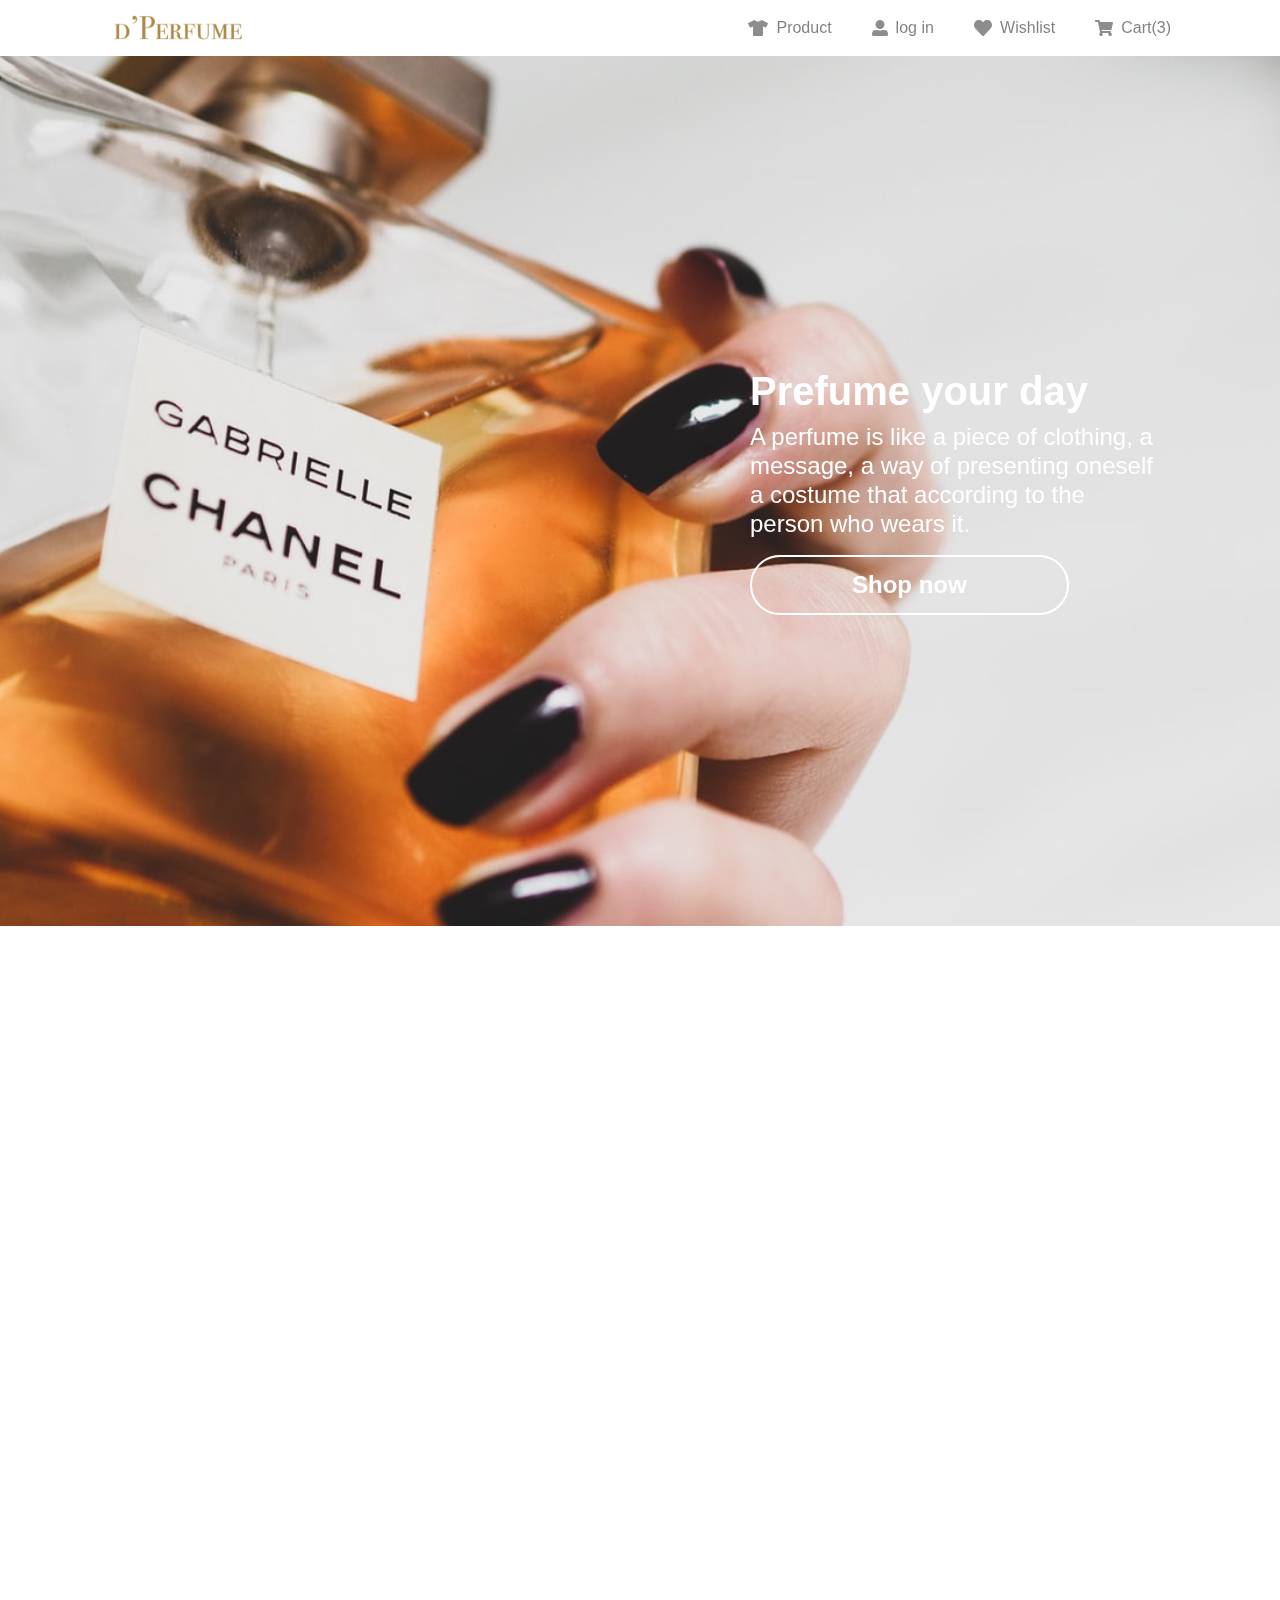
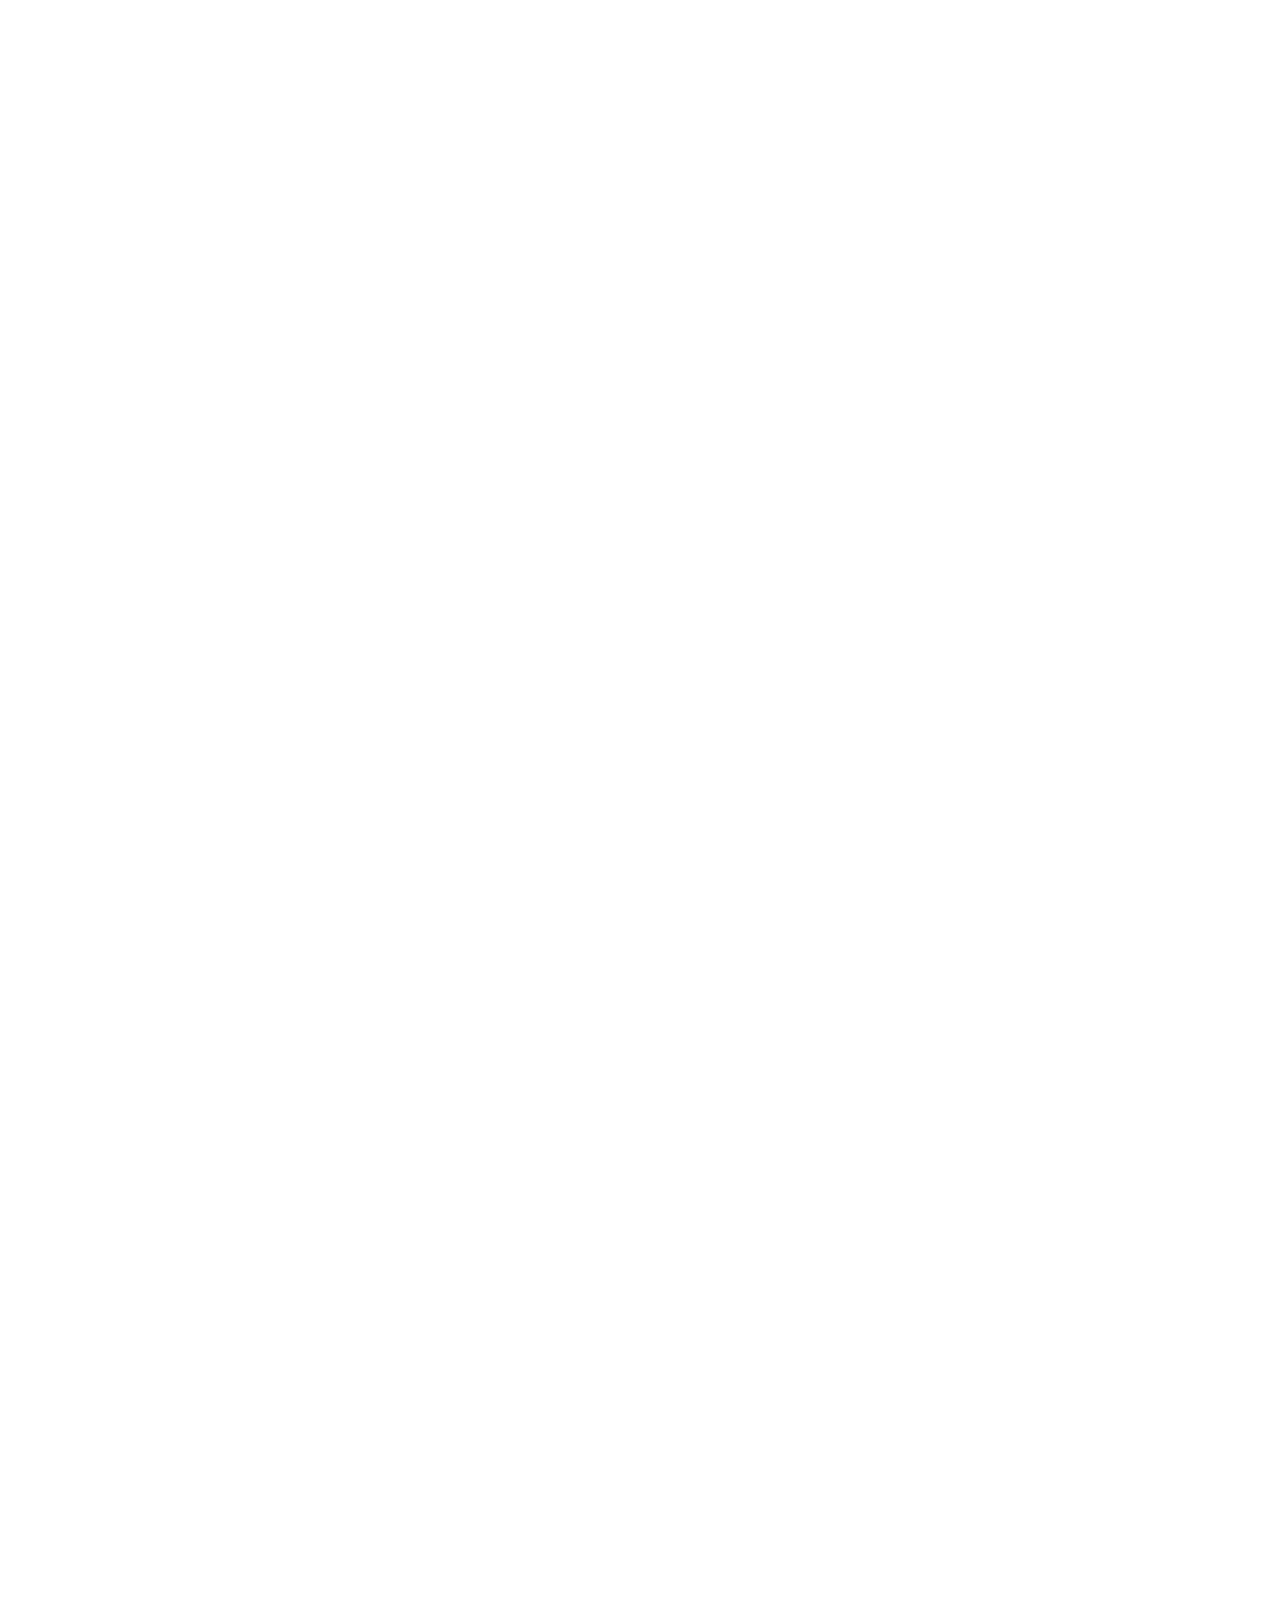
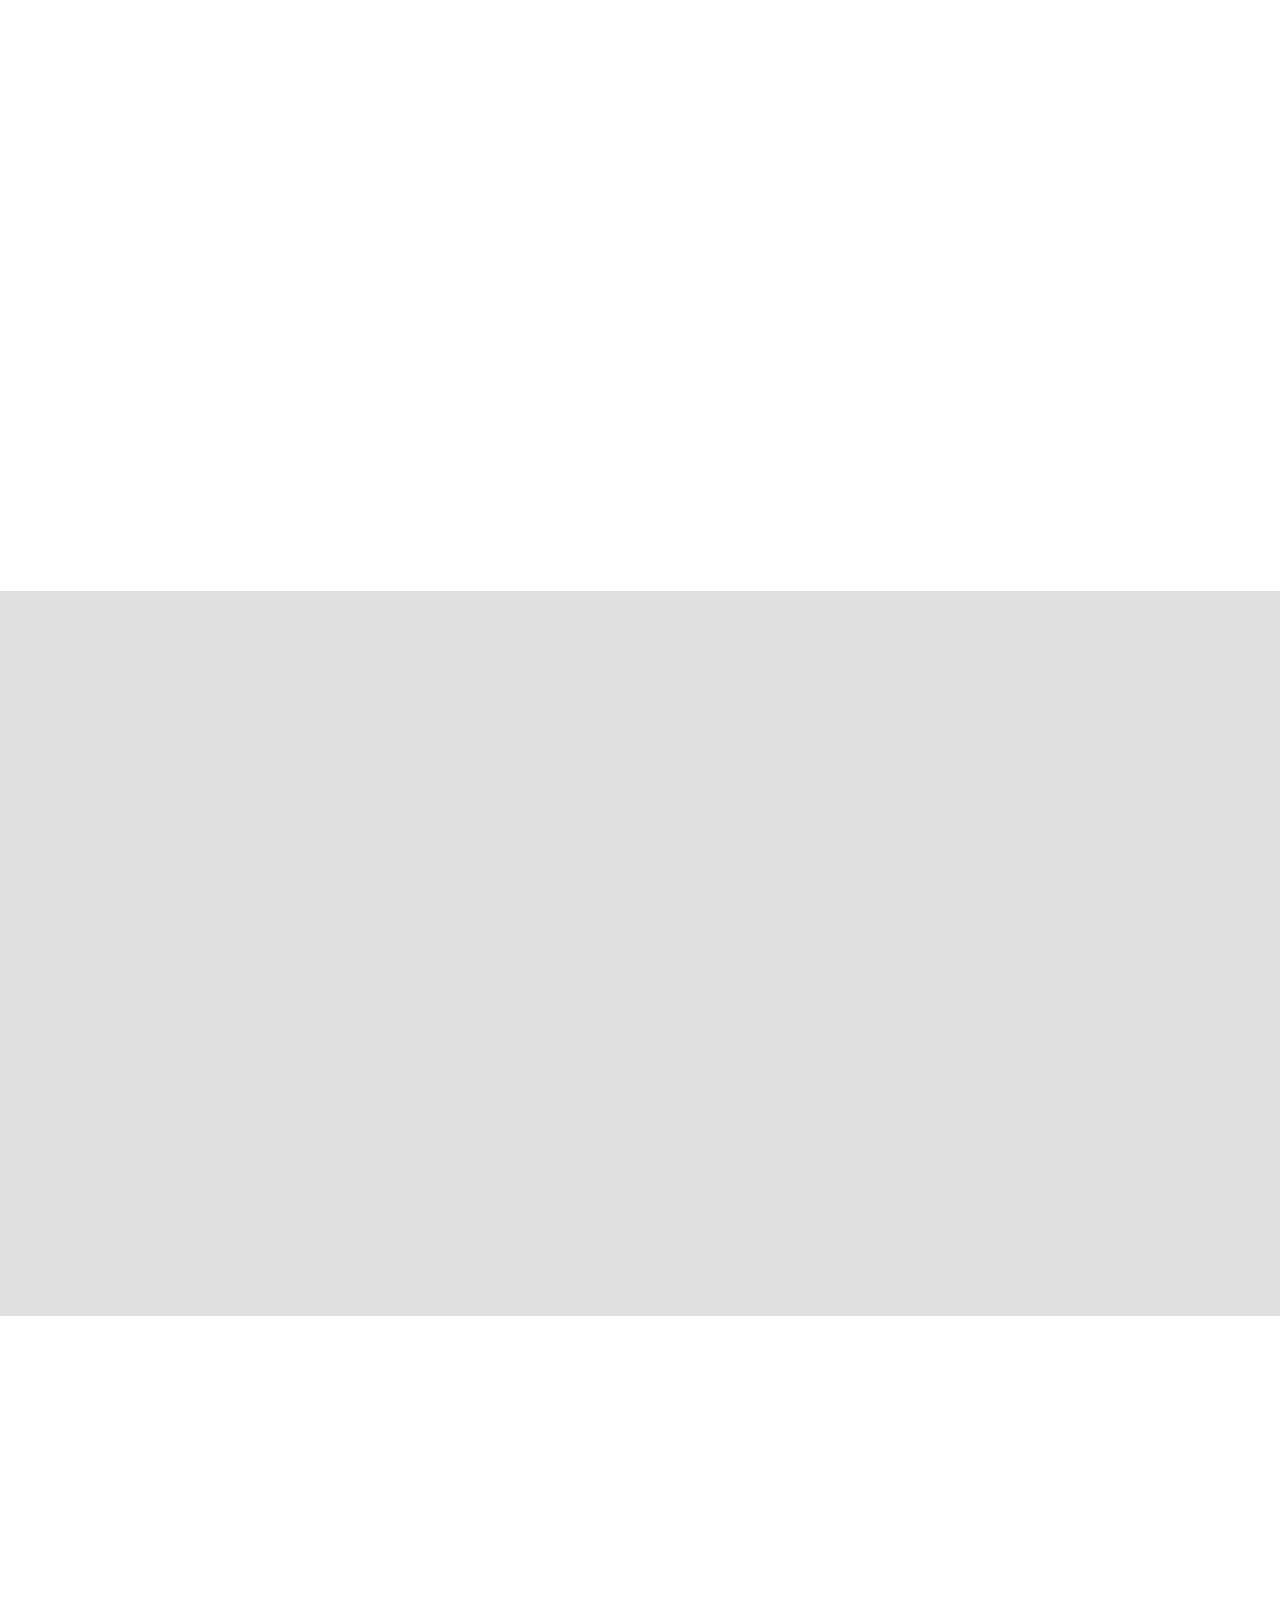
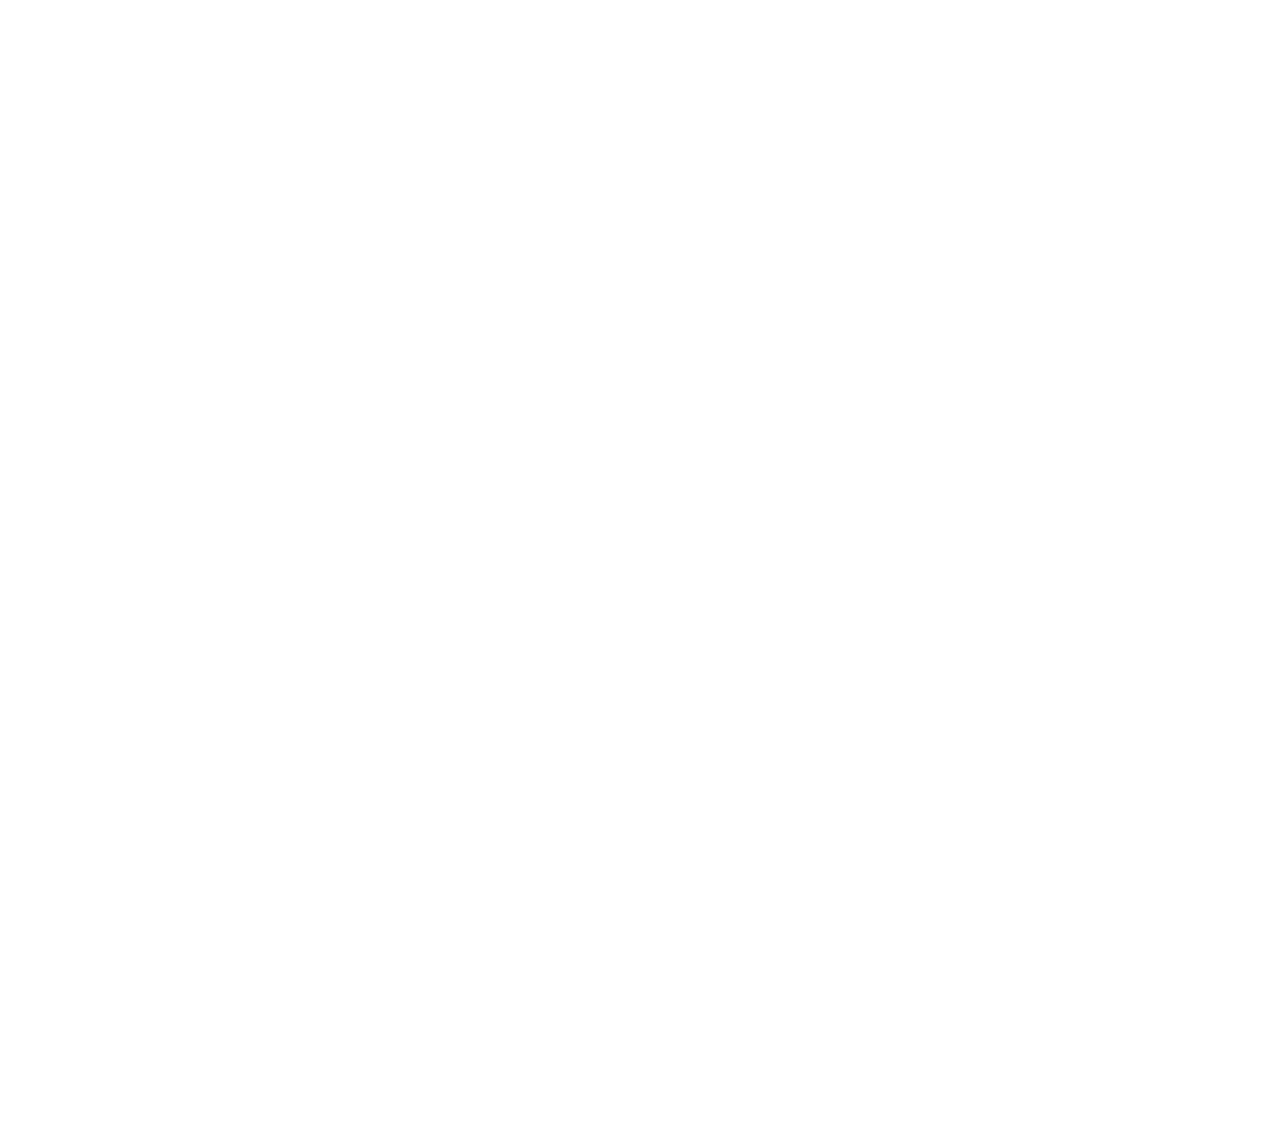
<file: templates/index.html>
<!DOCTYPE html>
<html lang="en">
<head>
  <meta charset="UTF-8">
  <meta name="viewport" content="width=device-width, initial-scale=1.0">
  <title>D’PERFUME | 首頁</title>
  <link rel="icon" href="../images/icon.jpg">
  <meta name='description' content='D’PERFUME香水-電商網站'/>
  <link rel="stylesheet" href="../css/all.css">
  <script src="../js/jquery-3.5.1.min.js"></script>
</head>
<body>
  <div class="container header" data-aos="fade-down" data-aos-duration="800">
    <nav class="row navbar navbar-expand-lg navbar-light">
      <h1 class="navbar-brand col-5 col-md-3 col-lg-2 px-0 mb-0">
        <a href="index.html">D’PERFUME</a>
      </h1>
      <div class="mobile-show col-5 col-md-2 d-flex pr-0 align-items-center justify-content-end">
        <div class="shopping_cart-mb mr-3">
          <a href="#"><img src="../images/shopping-cart.svg" alt="shopping-cart.svg"></a>
          <p class="shopping_cart-number text-white text-center bg-primary">3</p>
        </div>
        <button class="btn navbar-toggler pr-0 border-0" type="button" data-toggle="collapse" data-target="#navbar-content2" aria-controls="navbar-content" aria-expanded="false" aria-label="Toggle navigation">
          <span class="navbar-toggler-icon"></span>
        </button>
      </div>
      <div id="navbar-content" class="collapse navbar-collapse col-md-6 justify-content-end">
        <ul class="navbar-nav d-flex">
          <li class="nav-item d-flex align-items-center mr-10">
            <img src="../images/T-shirt.svg" alt="T-shirt.svg">
            <a class="nav-link" href="products.html">Product</a>
          </li>
          <li class="nav-item d-flex align-items-center mr-10">
            <img src="../images/user.svg" alt="user.svg">
            <a class="nav-link" href="login.html">log in</a>
          </li>
          <li class="nav-item d-flex align-items-center mr-10">
            <img src="../images/heart.svg" alt="heart.svg">
            <a class="nav-link" href="#">Wishlist</a>
          </li>
          <li class="nav-item d-flex align-items-center">
            <img src="../images/shopping-cart.svg" alt="shopping-cart.svg">
            <a class="nav-link" href="#">Cart(3)</a>
          </li>
        </ul>
      </div>
    </nav>
  </div>
  <div id="navbar-content2" class="container-fluid px-0 collapse navbar-collapse">
    <ul class="navbar-nav mr-auto d-flex justify-content-between">
      <li class="nav-item bg-gray-darker text-center border-bottom border-white">
        <a class="nav-link py-3 text-white" href="products.html">Product</a>
      </li>
      <li class="nav-item bg-gray-darker text-center border-bottom border-white">
        <a class="nav-link py-3 text-white" href="#">Wishlist</a>
      </li>
      <li class="nav-item bg-gray-darker text-center border-bottom border-white">
        <a class="nav-link py-3 text-white" href="#">Blog</a>
      </li>
      <li class="nav-item bg-gray-darker text-center border-bottom border-white">
        <a class="nav-link py-3 text-white" href="#">Contact</a>
      </li>
      <li class="nav-item bg-gray-darker text-center">
        <a class="nav-link py-3 text-white" href="login.html">Log in</a>
      </li>
    </ul>
  </div>
  <!------客製化 Start------>
  <div class="container-fluid mb-7 mb-lg-6 banner" data-aos="zoom-in" data-aos-duration="800" data-aos-delay="200">
    <div class="container">
      <div class="row">
        <div class="col-sm-7">
        </div>
        <div class="col-12 col-sm-5 text-white">
          <h2 class="h1 font-weight-bold">Prefume your day</h2>
          <p class="mb-3 h4 font-weight-normal">
            A perfume is like a piece of clothing, a <br>
            message, a way of presenting oneself <br>
            a costume that according to the <br>
            person who wears it.
          </p>
          <button class="btn font-weight-bold text-white" type="button" onclick="location.href='products.html'">Shop now</button>
        </div>
      </div>
    </div>
  </div>
  <div class="container mb-7 mb-lg-6">
    <div class="row align-items-center flex-row-reverse mb-3 mb-lg-0 index" data-aos="fade-right" data-aos-offset="300" data-aos-easing="ease-in-sine" data-aos-duration="1200">
      <div class="col-12 col-lg-7 index-image">
        <img src="../images/index-p1.png" alt="index-p1.png">
      </div>
      <div class="col-12 col-lg-4">
        <h2 class="font-weight-bold">Gabrielle CHANEL</h2>
        <p class="mb-2 mb-lg-3 h5 font-weight-light">全新嗅覺體驗，花香四溢、明亮馥郁。結合茉莉、依蘭依蘭、橙花和最迷人的格拉斯晚香玉之花香，呈現出夢幻花香氣息。 極具女性特質的香奈兒嘉柏麗香水，專為光芒四射的她而生。</p>
        <p class="font-weight-600"><a class="text-secondary" href="#">查看更多</a></p>
      </div>
    </div> 
    <div class="row align-items-center mb-3 mb-lg-0 index" data-aos="fade-left" data-aos-offset="300" data-aos-easing="ease-in-sine" data-aos-duration="1200">
      <div class="col-12 col-lg-7">
        <img src="../images/index-p2.png" alt="index-p2.png">
      </div>
      <div class="col-12 col-lg-4 justify-content-center product-text">
        <h2 class="font-weight-bold">Five O’clock Au Gingembre</h2>
        <p class="mb-2 mb-lg-3 h5 font-weight-light">生薑與溫醇的肉桂香、紅糖的香甜摻和成一氣，溫暖微辛的氣息反倒形成一股輕煙氤氳開來，還帶點微微煙醺感漫溢在整個鼻息之間，細聞之下,又還有溫溫淡淡的木香，溫和而暖心。</p>
        <p class="font-weight-600"><a class="text-secondary" href="#">查看更多</a></p>
      </div>
    </div>
    <div class="row align-items-center flex-row-reverse mb-3 mb-lg-0 index" data-aos="fade-right" data-aos-offset="300" data-aos-easing="ease-in-sine" data-aos-duration="1200">
      <div class="col-12 col-lg-7 index-image">
        <img src="../images/index-p3.png" alt="index-p3.png">
      </div>
      <div class="col-12 col-lg-4">
        <h2 class="font-weight-bold">CHANEL N°5</h2>
        <p class="mb-2 mb-lg-3 h5 font-weight-light">N°5，女性魅力的極致精髓。散發柔美澄透的乙醛花束香氣。經典傳奇香氛，蘊藏於極簡設計的獨特瓶身。</p>
        <p class="font-weight-600"><a class="text-secondary" href="product-detail.html">查看更多</a></p>
      </div>
    </div>
    <div class="row align-items-center index" data-aos="fade-left" data-aos-offset="300" data-aos-easing="ease-in-sine" data-aos-duration="1200">
      <div class="col-12 col-lg-7 mb-2 mb-lg-0">
        <img src="../images/index-p4.png" alt="index-p4.png">
      </div>
      <div class="col-12 col-lg-4">
        <h4 class="font-weight-600">1.<br>
        Levels of Preventive Maintenance Compliance
        </h4>
        <p class="mb-8 mb-lg-9 font-weight-light">
          The core idea of preventative maintenance is the performance of proactive actions against unscheduled downtime in order to identify potential defects before they evolve into something more severe.
        </p>
        <h4 class="font-weight-600">2.<br>
        Percentage of Planned Maintenance
        </h4>
        <p class="mb-8 mb-lg-9 font-weight-light">
          The planned maintenance percentage is the total planned maintenance time in your CMMS software over a date range over the total number of hours of a service performed by the technicians.
        </p>
        <h4 class="font-weight-600">3.<br>
        Critical percentage of planned maintenance
        </h4>
        <p class="mb-8 mb-lg-6 font-weight-light">
          Calculating the critical percentage of planned maintenance will help you prioritize the most important operations that should be performed immediately.
        </p>
        <button class="px-11 px-lg-4 btn btn-outline-black font-weight-500">Plan a free online training</button>
      </div>
    </div>
  </div>
  <div class="container-fluid py-7 bg-gray">
    <div class="container">
      <div class="card-deck">
        <div class="card col" data-aos="flip-left" data-aos-duration="1500" data-aos-delay="300">
          <img class="card-img-top" src="../images/index-p5.png" alt="index-p5.png">
          <div class="card-body">
            <h4 class="card-title mb-1">Poppy & Barley</h4>
            <p class="card-text">Jo Malone</p>
            <div class="d-flex card-text justify-content-sm-center justify-content-md-start">
              <p class="mr-2 mb-0">NT$1,380</p>
              <del class="text-success">NT$1,580</del>
            </div>
          </div>
        </div>
        <div class="card col" data-aos="flip-left" data-aos-duration="1500" data-aos-delay="600">
          <img class="card-img-top" src="../images/index-p6.png" alt="index-p6.png">
          <div class="card-body">
            <h4 class="card-title mb-1">Body Wash</h4>
            <p class="card-text">Curology</p>
            <p class="card-text mb-0">NT$1,580</p>
          </div>
        </div>
        <div class="card col" data-aos="flip-left" data-aos-duration="1500" data-aos-delay="900">
          <div class="mb-2 soldOut">
            <img class="card-img-top" src="../images/background-gray.svg" alt="background-gray.svg">
            <p class="mb-0 h4 font-weight-normal text-white">Sold out</p>
          </div>
          <div class="card-body">
            <h4 class="card-title mb-1">Apple Cider Vinegar Capsule</h4>
            <p class="card-text">Tonik</p>
            <p class="card-text mb-0">NT$1,580</p>
          </div>
        </div>
      </div>
    </div>
  </div>
  <div class="container py-7 py-lg-6" data-aos="fade-zoom-in" data-aos-easing="ease-in-back" data-aos-offset="200" data-aos-duration="1200">
    <div class="row align-items-center">
      <div class="col-12 col-md-8">
        <img class="img-fluid" src="../images/index-p8.png" alt="index-p8.png">
      </div>
      <div class="col-12 col-md-4">
        <h3 class="font-weight-bold">Bottle-Recycling</h3>
        <p class="mb-3 h5 font-weight-normal">Recycle your used empty bottles and be rewarded!</p>
        <p class="mb-3">For the past 10 years, we have collected over 800,000 bottles through Empty Bottle Recycling Campaign and planted more than 860 pine trees for a better environment.For the past 10 years, we have collected over 800,000 bottles through Empty Bottle Recycling Campaign and planted more than 860 pine trees for a better environment.</p>
        <p><a class="h6 text-secondary" href="#">查看更多</a></p>
      </div>
    </div>
  </div>  
  <!------客製化 End------>
  <div class="footer" data-aos="fade-up" data-aos-offset="200" data-aos-duration="500" data-aos-delay="500">
    <div class="container-fluid footer-introduce">
      <div class="container">
        <div class="row">
          <div class="col-12 col-lg-4">
            <h2 class="mb-8 text-success">記得 <br>訂閱以獲取更多資訊！</h2>
            <div class="input-group mb-3">
              <input class="form-control input-Text" type="text" placeholder="Your email address" aria-label="emailAddress" aria-describedby="button-addon">
              <div class="input-group-append">
                <button class="btn px-4 py-3 btn-primary" type="button">Subscribe</button>
              </div>
            </div>
          </div>
        </div>
      </div>
    </div>
    <div class="container-fluid bg-primary">
      <div class="container">
        <div class="row py-8">
          <div class="col-12 col-md-8 d-flex justify-content-between justify-content-md-start align-items-center px-0">
            <a href="index.html"><img class="mr-2 mr-md-8" src="../images/logo-white.png" alt="logo.png"></a>
            <p class="mb-0 font-weight-500 text-white">© 2020. All Rights Reserved.</p>
          </div>
          <ul class="col-md-4 d-none d-lg-flex justify-content-end align-items-center list-unstyled mb-0 footer-nav">
            <li><a class="text-white" href="products.html">Product</a></li>
            <li><a class="text-white" href="#">Blog</a></li>
            <li><a class="text-white" href="#">Contact</a></li>
          </ul>
        </div>
      </div>
    </div>
  </div>
  <link rel="stylesheet" href="https://unpkg.com/aos@next/dist/aos.css" />
  <script src="https://unpkg.com/aos@next/dist/aos.js"></script>
  <script>
    AOS.init({
    // Global settings:
    disable: false, // accepts following values: 'phone', 'tablet', 'mobile', boolean, expression or function
    startEvent: 'DOMContentLoaded', // name of the event dispatched on the document, that AOS should initialize on
    initClassName: 'aos-init', // class applied after initialization
    animatedClassName: 'aos-animate', // class applied on animation
    useClassNames: false, // if true, will add content of `data-aos` as classes on scroll
    disableMutationObserver: false, // disables automatic mutations' detections (advanced)
    debounceDelay: 50, // the delay on debounce used while resizing window (advanced)
    throttleDelay: 99, // the delay on throttle used while scrolling the page (advanced)
  

    // Settings that can be overridden on per-element basis, by `data-aos-*` attributes:
    offset: 100, // offset (in px) from the original trigger point
    delay: 0, // values from 0 to 3000, with step 50ms
    duration: 1000, // values from 0 to 3000, with step 50ms
    easing: 'ease', // default easing for AOS animations
    once: true, // whether animation should happen only once - while scrolling down
    mirror: false, // whether elements should animate out while scrolling past them
    anchorPlacement: 'top-bottom', // defines which position of the element regarding to window should trigger the animation
    });
  </script>
  <script src="https://code.jquery.com/jquery-3.5.1.slim.min.js" integrity="sha384-DfXdz2htPH0lsSSs5nCTpuj/zy4C+OGpamoFVy38MVBnE+IbbVYUew+OrCXaRkfj" crossorigin="anonymous"></script>
  <script src="https://stackpath.bootstrapcdn.com/bootstrap/4.5.2/js/bootstrap.min.js" integrity="sha384-B4gt1jrGC7Jh4AgTPSdUtOBvfO8shuf57BaghqFfPlYxofvL8/KUEfYiJOMMV+rV" crossorigin="anonymous"></script>
  <script src="https://cdn.jsdelivr.net/npm/popper.js@1.16.1/dist/umd/popper.min.js" integrity="sha384-9/reFTGAW83EW2RDu2S0VKaIzap3H66lZH81PoYlFhbGU+6BZp6G7niu735Sk7lN" crossorigin="anonymous"></script>
</body>
</html>
</file>
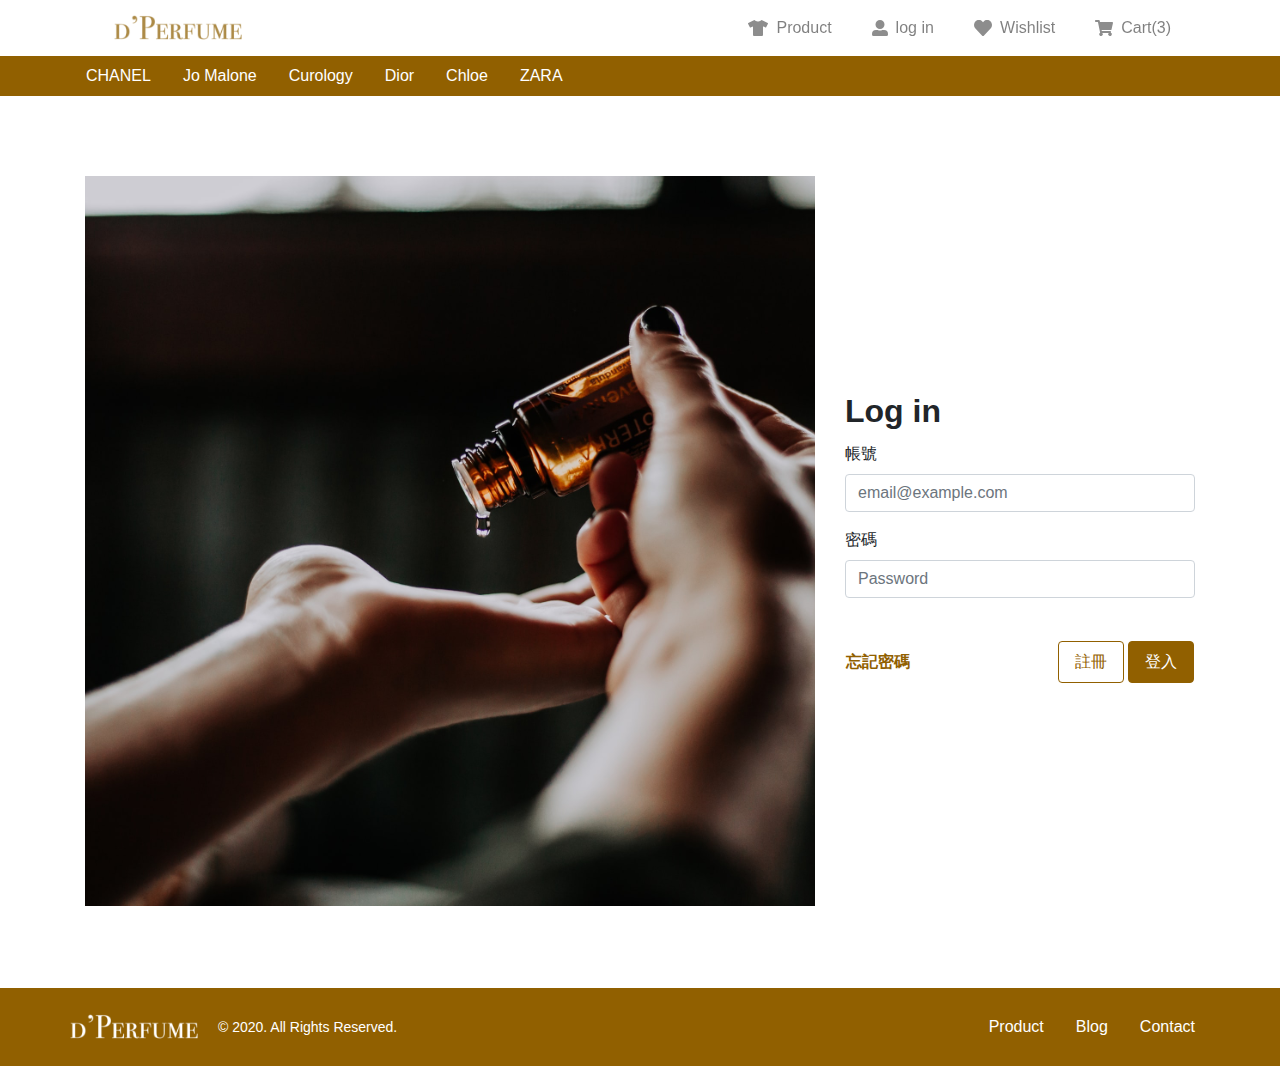
<file: templates/login.html>
<!DOCTYPE html>
<html lang="en">
<head>
  <meta charset="UTF-8">
  <meta name="viewport" content="width=device-width, initial-scale=1.0">
  <title>D’PERFUME | 登入</title>
  <link rel="icon" href="../images/icon.jpg">
  <meta name='description' content='D’PERFUME香水-電商網站'/>
  <link rel="stylesheet" href="../css/all.css">
  <script src="../js/jquery-3.5.1.min.js"></script>
</head>
<body>
  <div class="container header" data-aos="fade-down" data-aos-duration="800">
    <nav class="row navbar navbar-expand-lg navbar-light">
      <h1 class="navbar-brand col-5 col-md-3 col-lg-2 px-0 mb-0">
        <a href="index.html">D’PERFUME</a>
      </h1>
      <div class="mobile-show col-5 col-md-2 d-flex pr-0 align-items-center justify-content-end">
        <div class="shopping_cart-mb mr-3">
          <a href="#"><img src="../images/shopping-cart.svg" alt="shopping-cart.svg"></a>
          <p class="shopping_cart-number text-white text-center bg-primary">3</p>
        </div>
        <button class="btn navbar-toggler pr-0 border-0" type="button" data-toggle="collapse" data-target="#navbar-content2" aria-controls="navbar-content" aria-expanded="false" aria-label="Toggle navigation">
          <span class="navbar-toggler-icon"></span>
        </button>
      </div>
      <div id="navbar-content" class="collapse navbar-collapse col-md-6 justify-content-end">
        <ul class="navbar-nav d-flex">
          <li class="nav-item d-flex mr-10 align-items-center">
            <img src="../images/T-shirt.svg" alt="T-shirt.svg">
            <a class="nav-link" href="products.html">Product</a>
          </li>
          <li class="nav-item d-flex mr-10 align-items-center">
            <img src="../images/user.svg" alt="user.svg">
            <a class="nav-link" href="login.html">log in</a>
          </li>
          <li class="nav-item d-flex mr-10 align-items-center">
            <img src="../images/heart.svg" alt="heart.svg">
            <a class="nav-link" href="#">Wishlist</a>
          </li>
          <li class="nav-item d-flex align-items-center">
            <img src="../images/shopping-cart.svg" alt="shopping-cart.svg">
            <a class="nav-link" href="#">Cart(3)</a>
          </li>
        </ul>
      </div>
    </nav>
  </div>
  <div id="navbar-content2" class="container-fluid collapse navbar-collapse px-0">
    <ul class="navbar-nav d-flex mr-auto justify-content-between">
      <li class="nav-item text-center border-bottom bg-gray-darker border-white">
        <a class="py-3 nav-link text-white" href="products.html">Product</a>
      </li>
      <li class="nav-item text-center border-bottom bg-gray-darker border-white">
        <a class="py-3 nav-link text-white" href="#">Wishlist</a>
      </li>
      <li class="nav-item text-center border-bottom bg-gray-darker border-white">
        <a class="py-3 nav-link text-white" href="#">Blog</a>
      </li>
      <li class="nav-item text-center border-bottom bg-gray-darker border-white">
        <a class="py-3 nav-link text-white" href="#">Contact</a>
      </li>
      <li class="nav-item text-center bg-gray-darker">
        <a class="py-3 nav-link text-white" href="login.html">Log in</a>
      </li>
    </ul>
  </div>
  <!------客製化 Start------>
  <div class="container-fluid d-none d-lg-flex login bg-primary" data-aos="fade-down" data-aos-easing="linear" data-aos-duration="800" data-aos-delay="200">
    <div class="container">
      <div class="row">
        <ul class="nav col-7 d-flex list-unstyled login-menu">
          <li class="nav-item"><a class="nav-link text-white" href="#">CHANEL</a></li>
          <li class="nav-item"><a class="nav-link text-white" href="#">Jo Malone</a></li>
          <li class="nav-item"><a class="nav-link text-white" href="#">Curology</a></li>
          <li class="nav-item"><a class="nav-link text-white" href="#">Dior</a></li>
          <li class="nav-item"><a class="nav-link text-white" href="#">Chloe</a></li>
          <li class="nav-item"><a class="nav-link text-white" href="#">ZARA</a></li>
        </ul>
      </div>
    </div>
  </div>
  <div class="container login-content">
    <div class="row align-items-center">
      <div class="col-12 col-lg-8">
        <img class="img-fluid" src="../images/login.png" alt="login.png">
      </div>
      <div class="col-12 col-lg-4">
        <h2 class="div-spacing font-weight-bold">Log in</h2>
        <form>
          <div class="form-group">
            <label for="input-Email">帳號</label>
            <input id="input-Email" class="form-control" type="email" placeholder="email@example.com" aria-describedby="email-Help">
          </div>
          <div class="form-group">
            <label for="input-Password">密碼</label>
            <input id="input-Password" class="form-control" type="password" placeholder="Password">
          </div>
          <div class="d-flex btn px-0 justify-content-between align-items-center">
            <a class="text-primary font-weight-bold" href="#">忘記密碼</a>
            <div>
              <button class="btn-sign btn-primary" type="button">註冊</button>
              <button class="btn-primary" type="button" onclick="location.href='mypage.html'">登入</button>
            </div>
          </div>
        </form>
      </div>
    </div>
  </div>
  <!------客製化 End------>
  <div class="footer" data-aos="fade-up" data-aos-duration="500">
    <div class="container-fluid bg-primary">
      <div class="container">
        <div class="row py-8">
          <div class="col-12 col-md-8 d-flex justify-content-between justify-content-md-start align-items-center px-0">
            <a href="index.html"><img class="mr-2 mr-md-8" src="../images/logo-white.png" alt="logo.png"></a>
            <p class="font-weight-500 text-white mb-0">© 2020. All Rights Reserved.</p>
          </div>
          <ul class="col-md-4 d-none d-lg-flex justify-content-end align-items-center list-unstyled mb-0 footer-nav">
            <li><a class="text-white" href="products.html">Product</a></li>
            <li><a class="text-white" href="#">Blog</a></li>
            <li><a class="text-white" href="#">Contact</a></li>
          </ul>
        </div>
      </div>
    </div>
  </div>
  <link rel="stylesheet" href="https://unpkg.com/aos@next/dist/aos.css" />
  <script src="https://unpkg.com/aos@next/dist/aos.js"></script>
  <script>
    AOS.init({
    // Global settings:
    disable: false, // accepts following values: 'phone', 'tablet', 'mobile', boolean, expression or function
    startEvent: 'DOMContentLoaded', // name of the event dispatched on the document, that AOS should initialize on
    initClassName: 'aos-init', // class applied after initialization
    animatedClassName: 'aos-animate', // class applied on animation
    useClassNames: false, // if true, will add content of `data-aos` as classes on scroll
    disableMutationObserver: false, // disables automatic mutations' detections (advanced)
    debounceDelay: 50, // the delay on debounce used while resizing window (advanced)
    throttleDelay: 99, // the delay on throttle used while scrolling the page (advanced)
  

    // Settings that can be overridden on per-element basis, by `data-aos-*` attributes:
    offset: 100, // offset (in px) from the original trigger point
    delay: 0, // values from 0 to 3000, with step 50ms
    duration: 1000, // values from 0 to 3000, with step 50ms
    easing: 'ease', // default easing for AOS animations
    once: true, // whether animation should happen only once - while scrolling down
    mirror: false, // whether elements should animate out while scrolling past them
    anchorPlacement: 'top-bottom', // defines which position of the element regarding to window should trigger the animation
    });
  </script>
  <script src="https://code.jquery.com/jquery-3.5.1.slim.min.js" integrity="sha384-DfXdz2htPH0lsSSs5nCTpuj/zy4C+OGpamoFVy38MVBnE+IbbVYUew+OrCXaRkfj" crossorigin="anonymous"></script>
  <script src="https://stackpath.bootstrapcdn.com/bootstrap/4.5.2/js/bootstrap.min.js" integrity="sha384-B4gt1jrGC7Jh4AgTPSdUtOBvfO8shuf57BaghqFfPlYxofvL8/KUEfYiJOMMV+rV" crossorigin="anonymous"></script>
  <script src="https://cdn.jsdelivr.net/npm/popper.js@1.16.1/dist/umd/popper.min.js" integrity="sha384-9/reFTGAW83EW2RDu2S0VKaIzap3H66lZH81PoYlFhbGU+6BZp6G7niu735Sk7lN" crossorigin="anonymous"></script>
</body>
</html>
</file>
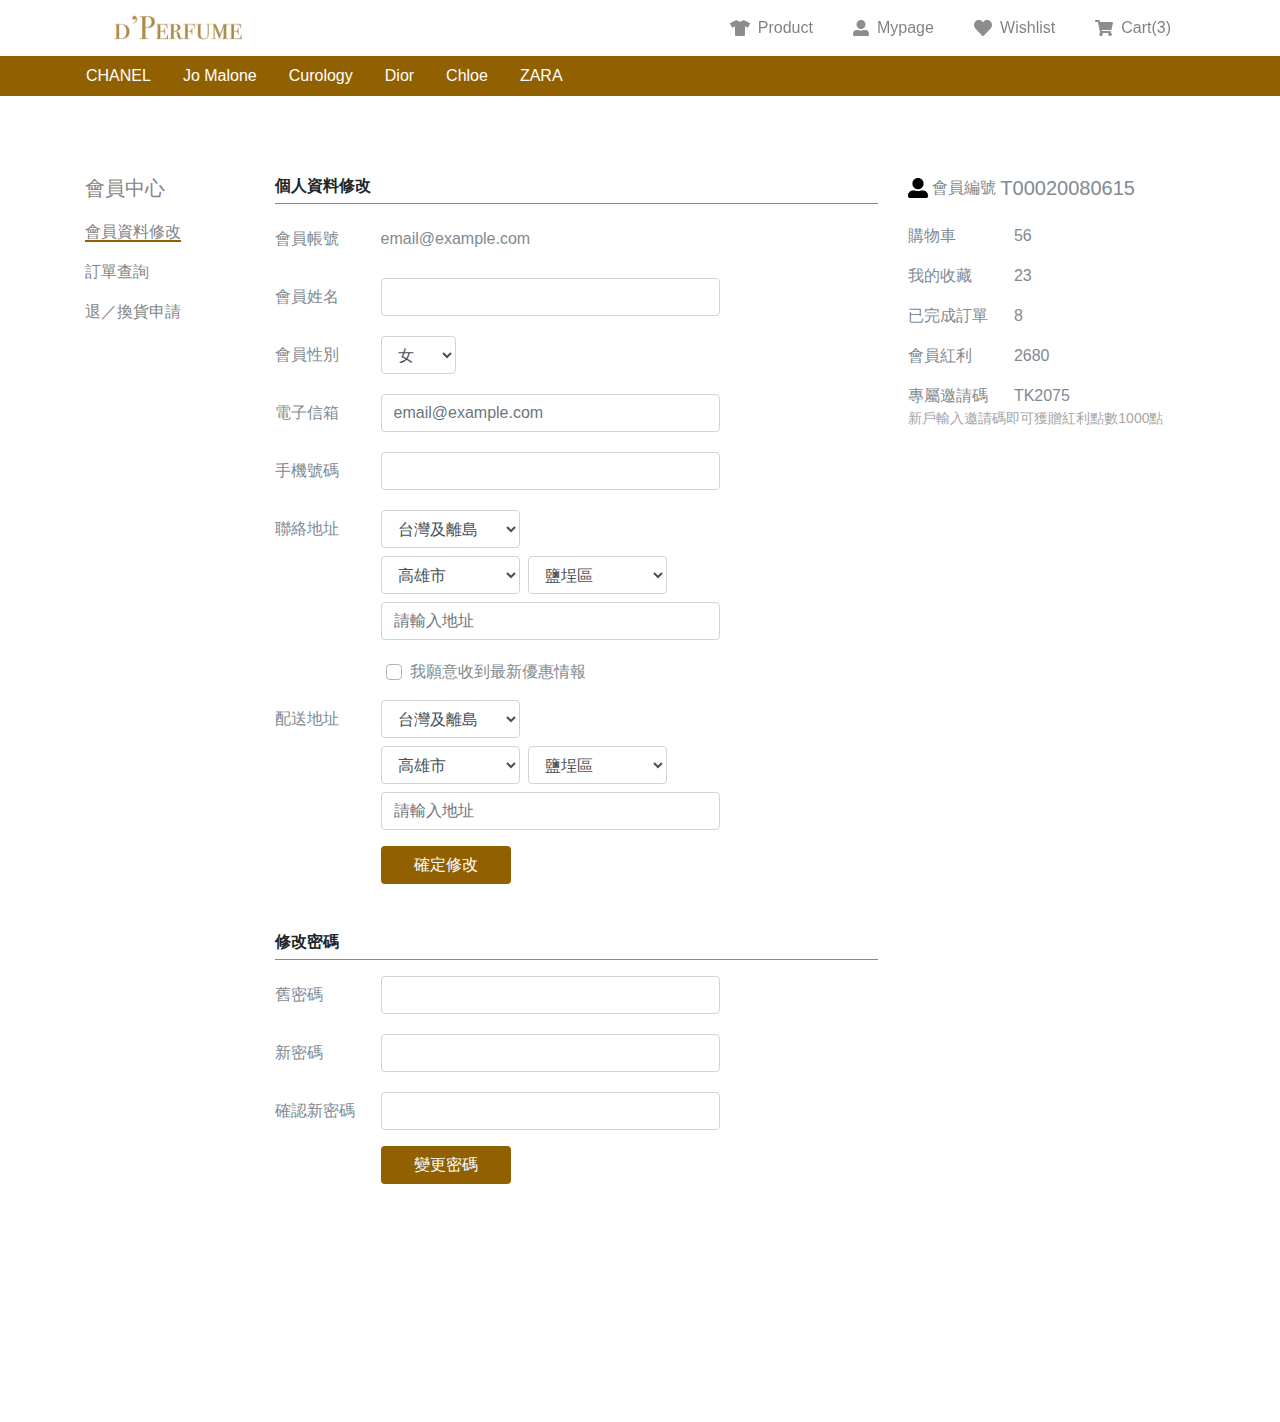
<file: templates/mypage.html>
<!DOCTYPE html>
<html lang="en">
<head>
  <meta charset="UTF-8">
  <meta name="viewport" content="width=device-width, initial-scale=1.0">
  <title>D’PERFUME | 會員中心</title>
  <link rel="icon" href="../images/icon.jpg">
  <meta name='description' content='D’PERFUME香水-電商網站'/>
  <link rel="stylesheet" href="../css/all.css">
  <script src="../js/jquery-3.5.1.min.js"></script>
</head>
<body>
  <div class="container header" data-aos="fade-down" data-aos-duration="800">
    <nav class="row navbar navbar-expand-lg navbar-light">
      <h1 class="navbar-brand col-5 col-md-3 col-lg-2 px-0 mb-0">
        <a href="index.html">D’PERFUME</a>
      </h1>
      <div class="mobile-show col-5 col-md-2 d-flex pr-0 align-items-center justify-content-end">
        <div class="shopping_cart-mb mr-3">
          <a href="#"><img src="../images/shopping-cart.svg" alt="shopping-cart.svg"></a>
          <p class="shopping_cart-number text-white text-center bg-primary">3</p>
        </div>
        <button class="btn navbar-toggler pr-0 border-0" type="button" data-toggle="collapse" data-target="#navbar-content2" aria-controls="navbar-content" aria-expanded="false" aria-label="Toggle navigation">
          <span class="navbar-toggler-icon"></span>
        </button>
      </div>
      <div id="navbar-content" class="collapse navbar-collapse col-md-6 justify-content-end">
        <ul class="navbar-nav d-flex">
          <li class="nav-item d-flex mr-10 align-items-center">
            <img src="../images/T-shirt.svg" alt="T-shirt.svg">
            <a class="nav-link" href="products.html">Product</a>
          </li>
          <li class="nav-item d-flex mr-10 align-items-center">
            <img src="../images/user.svg" alt="user.svg">
            <a class="nav-link" href="mypage.html">Mypage</a>
          </li>
          <li class="nav-item d-flex mr-10 align-items-center">
            <img src="../images/heart.svg" alt="heart.svg">
            <a class="nav-link" href="#">Wishlist</a>
          </li>
          <li class="nav-item d-flex align-items-center">
            <img src="../images/shopping-cart.svg" alt="shopping-cart.svg">
            <a class="nav-link" href="#">Cart(3)</a>
          </li>
        </ul>
      </div>
    </nav>
  </div>
  <div id="navbar-content2" class="container-fluid collapse navbar-collapse px-0">
    <ul class="navbar-nav d-flex mr-auto justify-content-between">
      <li class="nav-item text-center border-bottom bg-gray-darker border-white">
        <a class="py-3 nav-link text-white" href="products.html">Product</a>
      </li>
      <li class="nav-item text-center border-bottom bg-gray-darker border-white">
        <a class="py-3 nav-link text-white" href="#">Wishlist</a>
      </li>
      <li class="nav-item text-center border-bottom bg-gray-darker border-white">
        <a class="py-3 nav-link text-white" href="#">Blog</a>
      </li>
      <li class="nav-item text-center border-bottom bg-gray-darker border-white">
        <a class="py-3 nav-link text-white" href="#">Contact</a>
      </li>
      <li class="nav-item text-center bg-gray-darker">
        <a class="py-3 nav-link text-white" href="mypage.html">Mypage</a>
      </li>
    </ul>
  </div>
  <!------客製化 Start------>
  <div class="container-fluid d-none d-lg-flex mypage bg-primary" data-aos="fade-down" data-aos-easing="linear" data-aos-duration="800" data-aos-delay="200">
    <div class="container">
      <div class="row">
        <ul class="nav col-7 d-flex list-unstyled mypage-menu">
          <li class="nav-item"><a class="nav-link text-white" href="#">CHANEL</a></li>
          <li class="nav-item"><a class="nav-link text-white" href="#">Jo Malone</a></li>
          <li class="nav-item"><a class="nav-link text-white" href="#">Curology</a></li>
          <li class="nav-item"><a class="nav-link text-white" href="#">Dior</a></li>
          <li class="nav-item"><a class="nav-link text-white" href="#">Chloe</a></li>
          <li class="nav-item"><a class="nav-link text-white" href="#">ZARA</a></li>
        </ul>
      </div>
    </div>
  </div>
  <div class="container mypage-content mt-10">
    <div class="row">
      <div class="col-12 col-lg-2 mb-10">
        <h5 class="d-none d-lg-flex mb-8 text-gray-light">會員中心</h5>
        <ul class="nav d-flex flex-lg-column justify-content-between">
          <li class="nav-item mb-3">
            <a class="nav-link px-0 pb-0 text-gray-light active" href="mypage.html">會員資料修改</a>
          </li>
          <li class="nav-item mb-3">
            <a class="nav-link px-0 pb-0 text-gray-light" href="#">訂單查詢</a>
          </li>
          <li class="nav-item mb-3">
            <a class="nav-link px-0 pb-0 text-gray-light" href="#">退／換貨申請</a>
          </li>
        </ul>
      </div>
      <div class="col-12 col-lg-10">
        <div class="row flex-row-reverse">
          <div class="col-12 col-lg-4 mb-7">
            <div class="d-flex align-items-center mb-4">
              <img class="mr-1" src="../images/user-dark.png" alt="user-dark.png">                
              <h6 class="mb-0 mr-1 text-gray-lighter">會員編號</h6>
              <span class="mb-0 h5 font-weight-normal text-gray-lighter">T00020080615</span>
            </div>
            <div class="d-flex row">
              <p class="col-4 text-gray-lighter">購物車</p>
              <p class="col-4 text-gray-lighter">56</p>
            </div>
            <div class="d-flex row">
              <p class="col-4 pr-0 text-gray-lighter">我的收藏</p>
              <p class="col-4 text-gray-lighter">23</p>
            </div>
            <div class="d-flex row">
              <p class="col-4 text-gray-lighter pr-0">已完成訂單</p>
              <p class="col-4 text-gray-lighter">8</p>
            </div>
            <div class="d-flex row">
              <p class="col-4 text-gray-lighter pr-0">會員紅利</p>
              <p class="col-4 text-gray-lighter">2680</p>
            </div>
            <div class="d-flex row">
              <p class="col-4 pr-0 mb-0 text-gray-lighter">專屬邀請碼</p>
              <p class="col-4 mb-0 text-gray-lighter">TK2075</p>
            </div>
            <p class="text-point">新戶輸入邀請碼即可獲贈紅利點數1000點</p>
          </div>
          <div class="col-12 col-lg-8">
            <h6 class="font-weight-bolder">個人資料修改</h6>
            <hr class="mt-2 border-gray-lighter">
            <form action="mypage.html">
              <div class="form-group row mb-8">
                <label for="member-Account" class="col-3 col-sm-2 col-form-label pr-0 text-gray-lighter">會員帳號</label>
                <div class="col-9 col-sm-7">
                  <input id="member-Account" class="form-control-plaintext text-gray-lighter" type="text" value="email@example.com">
                </div>
              </div>
              <div class="form-group row mb-8">
                <label for="member-Name" class="col-3 col-sm-2 col-form-label pr-0 text-gray-lighter">會員姓名</label>
                <div class="col-9 col-sm-7">
                  <input id="member-Name" class="form-control" type="text">
                </div>
              </div>
              <div class="form-group row mb-8">
                <label for="member-Sex" class="col-3 col-sm-2 col-form-label pr-0 text-gray-lighter">會員性別</label>
                <div class="col-3 col-sm-2">
                  <select id="member-Sex" class="form-control">
                    <option selected>女</option>
                    <option>男</option>
                    <option>其它</option>
                  </select>
                </div>
              </div>
              <div class="form-group row mb-8">
                <label for="member-Email" class="col-3 col-sm-2 col-form-label pr-0 text-gray-lighter">電子信箱</label>
                <div class="col-9 col-sm-7">
                  <input id="member-Email" class="form-control" type="text" placeholder="email@example.com">
                </div>
              </div>
              <div class="form-group row mb-8">
                <label for="member-PhoneNumber" class="col-3 col-sm-2 col-form-label pr-0 text-gray-lighter">手機號碼</label>
                <div class="col-9 col-sm-7">
                  <input id="member-PhoneNumber" class="form-control" type="text">
                </div>
              </div>
              <div class="form">
                <div class="form-group row mb-2">
                  <label for="member-Address" class="col-3 col-sm-2 col-form-label text-gray-lighter pr-0">聯絡地址</label>
                  <div class="col-6 col-md-3 pr-md-1">
                    <select id="address_Countries" class="form-control">
                      <option selected>台灣及離島</option>
                      <option>香港</option>
                      <option>澳門</option>
                    </select>
                  </div>
                </div>
                <div class="form-group row mb-2">
                  <div class="col-3 col-sm-2">
                  </div>
                  <div class="col-3 col-md-3 pr-0 pr-sm-1">
                    <select id="address_Cities" class="form-control">
                      <option selected>高雄市</option>
                      <option>基隆市</option>
                      <option>台北市</option>
                      <option>新北市</option>
                      <option>桃園市</option>
                      <option>新竹市</option>
                      <option>新竹縣</option>
                      <option>苗栗縣</option>
                      <option>台中市</option>
                      <option>彰化縣</option>
                      <option>雲林縣</option>
                      <option>南投縣</option>
                      <option>嘉義市</option>
                      <option>嘉義縣</option>
                      <option>台南市</option>
                      <option>屏東縣</option>
                      <option>宜蘭縣</option>
                      <option>花蓮縣</option>
                      <option>台東縣</option>
                      <option>澎湖縣</option>
                    </select>
                  </div>
                  <div class="col-3 col-md-3 pl-0 pl-sm-1">
                    <select id="address_Towns" class="form-control">
                      <option selected>鹽埕區</option>
                      <option>..</option>
                    </select>
                  </div>
                </div>
                <div class="form-group row mb-8">
                  <div class="col-3 col-sm-2">
                  </div>
                  <div class="col-9 col-sm-7">
                    <input id="address_Detail" class="form-control" type="text" placeholder="請輸入地址">
                  </div>
                </div>
              </div>
              <div class="form-group row">
                <div class="col-3 col-sm-2">
                </div>
                <div class="form-check col-9">
                  <div class="custom-control custom-checkbox">
                    <input id="check-news" type="checkbox" class="custom-control-input">
                    <label class="custom-control-label text-gray-lighter" for="check-news">我願意收到最新優惠情報</label>
                  </div>
                </div>
              </div>
              <div class="form">
                <div class="form-group row mb-2">
                  <label for="member-Delivery" class="col-3 col-sm-2 col-form-label pr-0 text-gray-lighter">配送地址</label>
                  <div class="col-6 col-md-3 pr-md-1">
                    <select id="delivery_Countries" class="form-control">
                      <option selected>台灣及離島</option>
                      <option>香港</option>
                      <option>澳門</option>
                    </select>
                  </div>
                </div>
                <div class="form-group row mb-2">
                  <div class="col-3 col-sm-2">
                  </div>
                  <div class="col-3 col-md-3 pr-0 pr-sm-1">
                    <select id="delivery_Cities" class="form-control">
                      <option selected>高雄市</option>
                      <option>基隆市</option>
                      <option>台北市</option>
                      <option>新北市</option>
                      <option>桃園市</option>
                      <option>新竹市</option>
                      <option>新竹縣</option>
                      <option>苗栗縣</option>
                      <option>台中市</option>
                      <option>彰化縣</option>
                      <option>雲林縣</option>
                      <option>南投縣</option>
                      <option>嘉義市</option>
                      <option>嘉義縣</option>
                      <option>台南市</option>
                      <option>屏東縣</option>
                      <option>宜蘭縣</option>
                      <option>花蓮縣</option>
                      <option>台東縣</option>
                      <option>澎湖縣</option>
                    </select>
                  </div>
                  <div class="col-3 col-md-3 pl-0 pl-sm-1">
                    <select id="delivery_Towns" class="form-control">
                      <option selected>鹽埕區</option>
                      <option>..</option>
                    </select>
                  </div>
                </div>
                <div class="form-group row">
                  <div class="col-3 col-sm-2">
                  </div>
                  <div class="col-9 col-sm-7">
                    <input id="delivery_Detail" class="form-control" type="text" placeholder="請輸入地址">
                  </div>
                </div>
              </div>
              <div class="form-group row mb-5">
                <div class="col-3 col-sm-2">
                </div>
                <div class="col-6 col-sm-4">
                  <button class="btn px-10 bg-primary text-white" type="button">確定修改</button>
                </div>
              </div>
            </form>
            <h6 class="font-weight-bolder">修改密碼</h6>
            <hr class="mt-2 border-gray-lighter">
            <form action="">
              <div class="form-group row mb-8">
                <label for="old_Password" class="col-3 col-sm-2 col-form-label text-gray-lighter">舊密碼</label>
                <div class="col-9 col-sm-7">
                  <input id="old_Password" class="form-control" type="password">
                </div>
              </div>
              <div class="form-group row mb-8">
                <label for="new_Password" class="col-3 col-sm-2 col-form-label text-gray-lighter">新密碼</label>
                <div class="col-9 col-sm-7">
                  <input id="new_Password" class="form-control" type="password">
                </div>
              </div>
              <div class="form-group row">
                <label for="confirm-new_Password" class="col-3 col-sm-2 col-form-label pr-0 mobile-size text-gray-lighter">確認新密碼</label>
                <div class="col-9 col-sm-7">
                  <input id="confirm-new_Password" class="form-control" type="password">
                </div>
              </div>
              <div class="form-group row mb-6">
                <div class="col-3 col-sm-2">
                </div>
                <div class="col-6 col-sm-4">
                  <button class="btn px-10 bg-primary text-white" type="button">變更密碼</button>
                </div>
              </div>
            </form>
          </div>
        </div>
      </div>
    </div>
  </div>  
  <!------客製化 End------>
  <div class="footer" data-aos="fade-up" data-aos-duration="500">
    <div class="container-fluid bg-primary">
      <div class="container">
        <div class="row py-8">
          <div class="col-12 col-md-8 d-flex justify-content-between justify-content-md-start align-items-center px-0">
            <a href="index.html"><img class="mr-2 mr-md-8" src="../images/logo-white.png" alt="logo.png"></a>
            <p class="font-weight-500 text-white mb-0">© 2020. All Rights Reserved.</p>
          </div>
          <ul class="col-md-4 d-none d-lg-flex justify-content-end align-items-center list-unstyled mb-0 footer-nav">
            <li><a class="text-white" href="products.html">Product</a></li>
            <li><a class="text-white" href="#">Blog</a></li>
            <li><a class="text-white" href="#">Contact</a></li>
          </ul>
        </div>
      </div>
    </div>
  </div>
  <link rel="stylesheet" href="https://unpkg.com/aos@next/dist/aos.css" />
  <script src="https://unpkg.com/aos@next/dist/aos.js"></script>
  <script>
    AOS.init({
    // Global settings:
    disable: false, // accepts following values: 'phone', 'tablet', 'mobile', boolean, expression or function
    startEvent: 'DOMContentLoaded', // name of the event dispatched on the document, that AOS should initialize on
    initClassName: 'aos-init', // class applied after initialization
    animatedClassName: 'aos-animate', // class applied on animation
    useClassNames: false, // if true, will add content of `data-aos` as classes on scroll
    disableMutationObserver: false, // disables automatic mutations' detections (advanced)
    debounceDelay: 50, // the delay on debounce used while resizing window (advanced)
    throttleDelay: 99, // the delay on throttle used while scrolling the page (advanced)
  

    // Settings that can be overridden on per-element basis, by `data-aos-*` attributes:
    offset: 100, // offset (in px) from the original trigger point
    delay: 0, // values from 0 to 3000, with step 50ms
    duration: 1000, // values from 0 to 3000, with step 50ms
    easing: 'ease', // default easing for AOS animations
    once: true, // whether animation should happen only once - while scrolling down
    mirror: false, // whether elements should animate out while scrolling past them
    anchorPlacement: 'top-bottom', // defines which position of the element regarding to window should trigger the animation
    });
  </script>
  <script src="https://code.jquery.com/jquery-3.5.1.slim.min.js" integrity="sha384-DfXdz2htPH0lsSSs5nCTpuj/zy4C+OGpamoFVy38MVBnE+IbbVYUew+OrCXaRkfj" crossorigin="anonymous"></script>
  <script src="https://stackpath.bootstrapcdn.com/bootstrap/4.5.2/js/bootstrap.min.js" integrity="sha384-B4gt1jrGC7Jh4AgTPSdUtOBvfO8shuf57BaghqFfPlYxofvL8/KUEfYiJOMMV+rV" crossorigin="anonymous"></script>
  <script src="https://cdn.jsdelivr.net/npm/popper.js@1.16.1/dist/umd/popper.min.js" integrity="sha384-9/reFTGAW83EW2RDu2S0VKaIzap3H66lZH81PoYlFhbGU+6BZp6G7niu735Sk7lN" crossorigin="anonymous"></script>
</body>
</html>
</file>
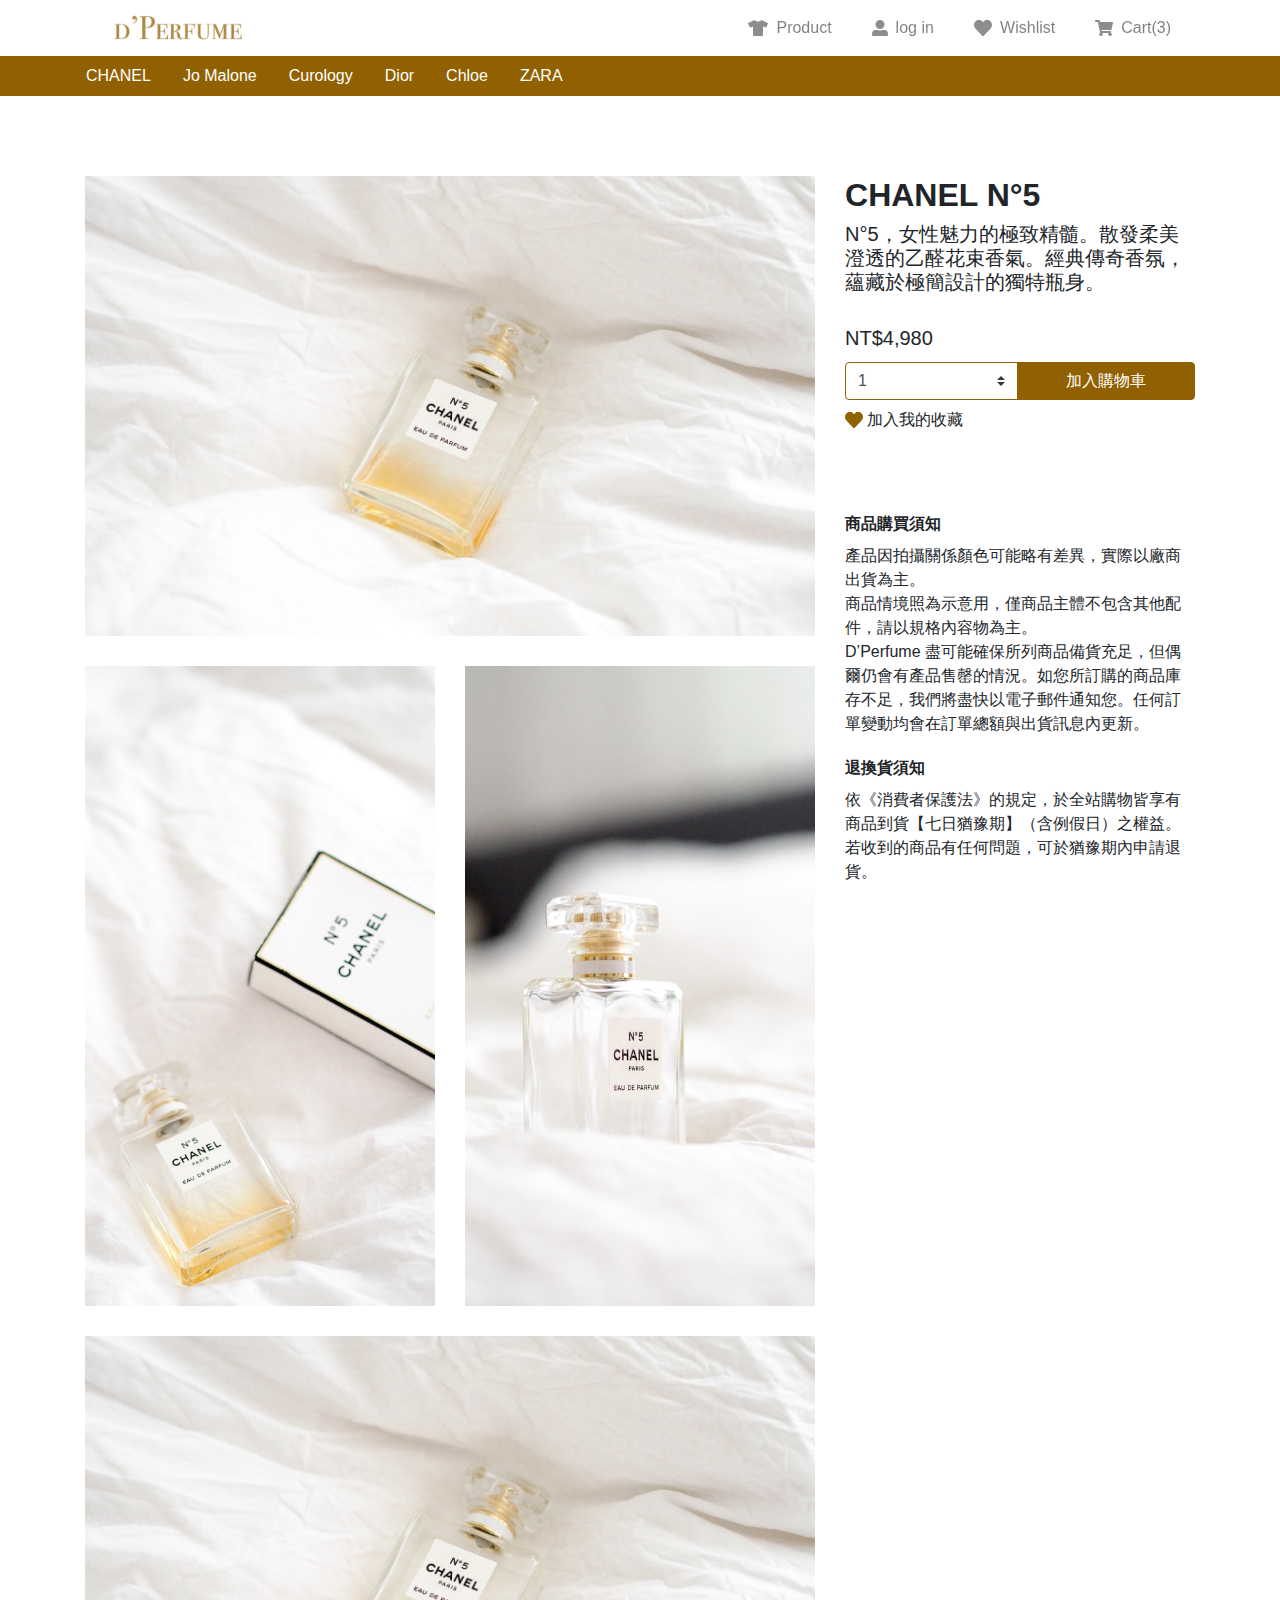
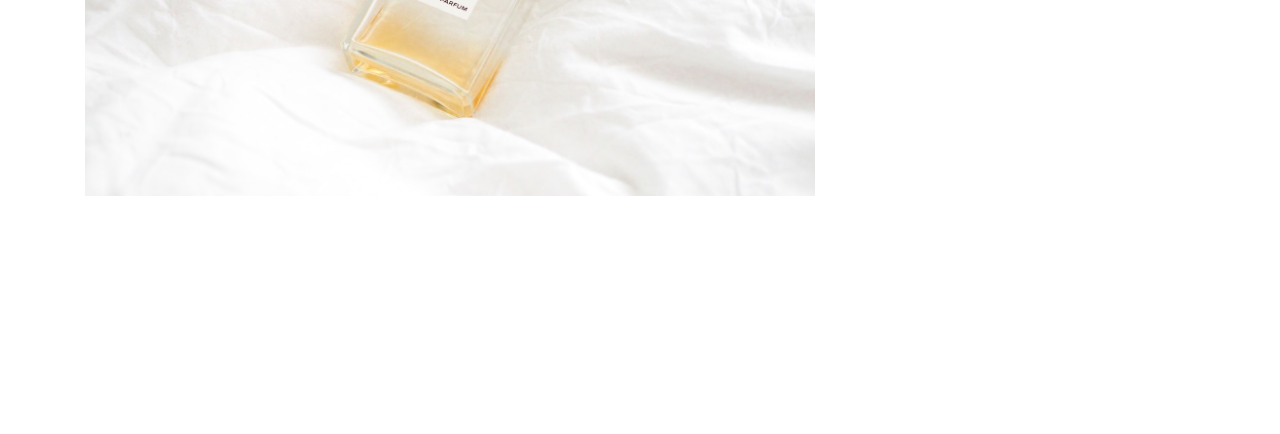
<file: templates/product-description.html>
<!DOCTYPE html>
<html lang="en">
<head>
  <meta charset="UTF-8">
  <meta name="viewport" content="width=device-width, initial-scale=1.0">
  <title>D’PERFUME | 產品介紹</title>
  <link rel="icon" href="../images/icon.jpg">
  <meta name='description' content='D’PERFUME香水-電商網站'/>
  <link rel="stylesheet" href="../css/all.css">
  <script src="../js/jquery-3.5.1.min.js"></script>
</head>
<body>
  <div class="container header" data-aos="fade-down" data-aos-duration="800">
    <nav class="row navbar navbar-expand-lg navbar-light">
      <h1 class="navbar-brand col-5 col-md-3 col-lg-2 px-0 mb-0">
        <a href="index.html">D’PERFUME</a>
      </h1>
      <div class="mobile-show col-5 col-md-2 d-flex pr-0 align-items-center justify-content-end">
        <div class="shopping_cart-mb mr-3">
          <a href="#"><img src="../images/shopping-cart.svg" alt="shopping-cart.svg"></a>
          <p class="shopping_cart-number text-white text-center bg-primary">3</p>
        </div>
        <button class="btn navbar-toggler pr-0 border-0" type="button" data-toggle="collapse" data-target="#navbar-content2" aria-controls="navbar-content" aria-expanded="false" aria-label="Toggle navigation">
          <span class="navbar-toggler-icon"></span>
        </button>
      </div>
      <div id="navbar-content" class="collapse navbar-collapse col-md-6 justify-content-end">
        <ul class="navbar-nav d-flex">
          <li class="nav-item d-flex mr-10 align-items-center">
            <img src="../images/T-shirt.svg" alt="T-shirt.svg">
            <a class="nav-link" href="products.html">Product</a>
          </li>
          <li class="nav-item d-flex mr-10 align-items-center">
            <img src="../images/user.svg" alt="user.svg">
            <a class="nav-link" href="login.html">log in</a>
          </li>
          <li class="nav-item d-flex mr-10 align-items-center">
            <img src="../images/heart.svg" alt="heart.svg">
            <a class="nav-link" href="#">Wishlist</a>
          </li>
          <li class="nav-item d-flex align-items-center">
            <img src="../images/shopping-cart.svg" alt="shopping-cart.svg">
            <a class="nav-link" href="#">Cart(3)</a>
          </li>
        </ul>
      </div>
    </nav>
  </div>
  <div id="navbar-content2" class="container-fluid collapse navbar-collapse px-0">
    <ul class="navbar-nav d-flex mr-auto justify-content-between">
      <li class="nav-item text-center border-bottom bg-gray-darker border-white">
        <a class="py-3 nav-link text-white" href="products.html">Product</a>
      </li>
      <li class="nav-item text-center border-bottom bg-gray-darker border-white">
        <a class="py-3 nav-link text-white" href="#">Wishlist</a>
      </li>
      <li class="nav-item text-center border-bottom bg-gray-darker border-white">
        <a class="py-3 nav-link text-white" href="#">Blog</a>
      </li>
      <li class="nav-item text-center border-bottom bg-gray-darker border-white">
        <a class="py-3 nav-link text-white" href="#">Contact</a>
      </li>
      <li class="nav-item text-center bg-gray-darker">
        <a class="py-3 nav-link text-white" href="login.html">Log in</a>
      </li>
    </ul>
  </div>
  <!------客製化 Start------>
  <div class="container-fluid d-none d-lg-flex product-description bg-primary" data-aos="fade-down" data-aos-easing="linear" data-aos-duration="800" data-aos-delay="200">
    <div class="container">
      <div class="row">
        <ul class="nav col-7 d-flex list-unstyled product-description-menu">
          <li class="nav-item"><a class="nav-link text-white" href="#">CHANEL</a></li>
          <li class="nav-item"><a class="nav-link text-white" href="#">Jo Malone</a></li>
          <li class="nav-item"><a class="nav-link text-white" href="#">Curology</a></li>
          <li class="nav-item"><a class="nav-link text-white" href="#">Dior</a></li>
          <li class="nav-item"><a class="nav-link text-white" href="#">Chloe</a></li>
          <li class="nav-item"><a class="nav-link text-white" href="#">ZARA</a></li>
        </ul>
      </div>
    </div>
  </div>
  <div class="container product-description-content">
    <img class="d-flex d-lg-none img-fluid mt-7 mb-4" src="../images/product-description/1.png" alt="1.png">
    <div class="row flex-md-row-reverse mt-1 mt-lg-0">
      <div class="col-12 col-lg-4">
        <h2 class="font-weight-bold">CHANEL N°5</h2>
        <p class="mb-10 h5 font-weight-light">N°5，女性魅力的極致精髓。散發柔美澄透的乙醛花束香氣。經典傳奇香氛，蘊藏於極簡設計的獨特瓶身。</p>
        <p class="h5 font-weight-light">NT$4,980</p>
        <div class="input-group mb-2">
          <select class="custom-select border-primary" id="inputGroupSelect" aria-label="Example select with button addon">
            <option value="1" selected>1</option>
            <option value="2">2</option>
            <option value="3">3</option>
            <option value="4">4</option>
            <option value="5">5</option>
            <option value="6">6</option>
            <option value="7">7</option>
            <option value="8">8</option>
            <option value="9">9</option>
            <option value="..">..</option>
          </select>
          <div class="input-group-append">
            <button class="btn btn-primary px-5" type="button" data-toggle="modal" data-target="#add-Shopping_cart">加入購物車</button>
          </div>
        </div>
        <div class="d-flex align-items-center" role="button" data-toggle="modal" data-target="#add-Favorites">
          <img class="mr-1 img-auto" src="../images/heart-brown.svg" role="button" data-toggle="modal" data-target="#add-Favorites">
          <p class="mb-0 pointer-cursor">加入我的收藏</p>
        </div>
        <div class="div-spacing">
          <p class="mb-2 font-weight-bolder">商品購買須知</p>
          <p class="mb-8 font-weight-light">產品因拍攝關係顏色可能略有差異，實際以廠商出貨為主。<br>
            商品情境照為示意用，僅商品主體不包含其他配件，請以規格內容物為主。<br>
            D’Perfume 盡可能確保所列商品備貨充足，但偶爾仍會有產品售罄的情況。如您所訂購的商品庫存不足，我們將盡快以電子郵件通知您。任何訂單變動均會在訂單總額與出貨訊息內更新。
          </p>
          <p class="mb-2 font-weight-bolder">退換貨須知</p>
          <p class="font-weight-light">依《消費者保護法》的規定，於全站購物皆享有商品到貨【七日猶豫期】（含例假日）之權益。若收到的商品有任何問題，可於猶豫期內申請退貨。</p>
        </div>
      </div>
      <div class="col-12 col-lg-8 product-description-content-mb">
        <img class="d-none d-lg-flex" src="../images/product-description/1.png" alt="1.png">
        <div class="d-flex-column d-lg-flex justify-content-between text-center">
          <img src="../images/product-description/2.png" alt="2.png">
          <img src="../images/product-description/3.png" alt="3.png">
          <img class="d-lg-none img-mb" src="../images/product-description/4.png" alt="4.png">
        </div>
          <img class="d-none d-lg-flex" src="../images/product-description/1.png" alt="1.png">
      </div>
    </div>
  </div>
  <div id="add-Favorites" class="modal fade" tabindex="-1" role="dialog" aria-labelledby="add-Favorites" aria-hidden="true">
    <div class="modal-dialog modal-dialog-centered" role="document">
      <div class="modal-content">
        <div class="modal-body text-center">
          <span class="text-primary font-weight-bold">已加入我的收藏</span>
        </div>
      </div>
    </div>
  </div>
  <div id="add-Shopping_cart" class="modal fade" tabindex="-1" role="dialog" aria-labelledby="add-Shopping_cart" aria-hidden="true">
    <div class="modal-dialog modal-dialog-centered" role="document">
      <div class="modal-content">
        <div class="modal-body text-center">
          <span class="text-primary font-weight-bold">已加入購物車</span>
        </div>
      </div>
    </div>
  </div>
  <!------客製化 End------>
  <div class="footer" data-aos="fade-up" data-aos-duration="500">
    <div class="container-fluid bg-primary">
      <div class="container">
        <div class="row py-8">
          <div class="col-12 col-md-8 d-flex justify-content-between justify-content-md-start align-items-center px-0">
            <a href="index.html"><img class="mr-2 mr-md-8" src="../images/logo-white.png" alt="logo.png"></a>
            <p class="font-weight-500 text-white mb-0">© 2020. All Rights Reserved.</p>
          </div>
          <ul class="col-md-4 d-none d-lg-flex justify-content-end align-items-center list-unstyled mb-0 footer-nav">
            <li><a class="text-white" href="products.html">Product</a></li>
            <li><a class="text-white" href="#">Blog</a></li>
            <li><a class="text-white" href="#">Contact</a></li>
          </ul>
        </div>
      </div>
    </div>
  </div>
  <link rel="stylesheet" href="https://unpkg.com/aos@next/dist/aos.css" />
  <script src="https://unpkg.com/aos@next/dist/aos.js"></script>
  <script>
    AOS.init({
    // Global settings:
    disable: false, // accepts following values: 'phone', 'tablet', 'mobile', boolean, expression or function
    startEvent: 'DOMContentLoaded', // name of the event dispatched on the document, that AOS should initialize on
    initClassName: 'aos-init', // class applied after initialization
    animatedClassName: 'aos-animate', // class applied on animation
    useClassNames: false, // if true, will add content of `data-aos` as classes on scroll
    disableMutationObserver: false, // disables automatic mutations' detections (advanced)
    debounceDelay: 50, // the delay on debounce used while resizing window (advanced)
    throttleDelay: 99, // the delay on throttle used while scrolling the page (advanced)
  

    // Settings that can be overridden on per-element basis, by `data-aos-*` attributes:
    offset: 100, // offset (in px) from the original trigger point
    delay: 0, // values from 0 to 3000, with step 50ms
    duration: 1000, // values from 0 to 3000, with step 50ms
    easing: 'ease', // default easing for AOS animations
    once: true, // whether animation should happen only once - while scrolling down
    mirror: false, // whether elements should animate out while scrolling past them
    anchorPlacement: 'top-bottom', // defines which position of the element regarding to window should trigger the animation
    });
  </script>
  <script src="https://code.jquery.com/jquery-3.5.1.slim.min.js" integrity="sha384-DfXdz2htPH0lsSSs5nCTpuj/zy4C+OGpamoFVy38MVBnE+IbbVYUew+OrCXaRkfj" crossorigin="anonymous"></script>
  <script src="https://stackpath.bootstrapcdn.com/bootstrap/4.5.2/js/bootstrap.min.js" integrity="sha384-B4gt1jrGC7Jh4AgTPSdUtOBvfO8shuf57BaghqFfPlYxofvL8/KUEfYiJOMMV+rV" crossorigin="anonymous"></script>
  <script src="https://cdn.jsdelivr.net/npm/popper.js@1.16.1/dist/umd/popper.min.js" integrity="sha384-9/reFTGAW83EW2RDu2S0VKaIzap3H66lZH81PoYlFhbGU+6BZp6G7niu735Sk7lN" crossorigin="anonymous"></script>
</body>
</html>
</file>
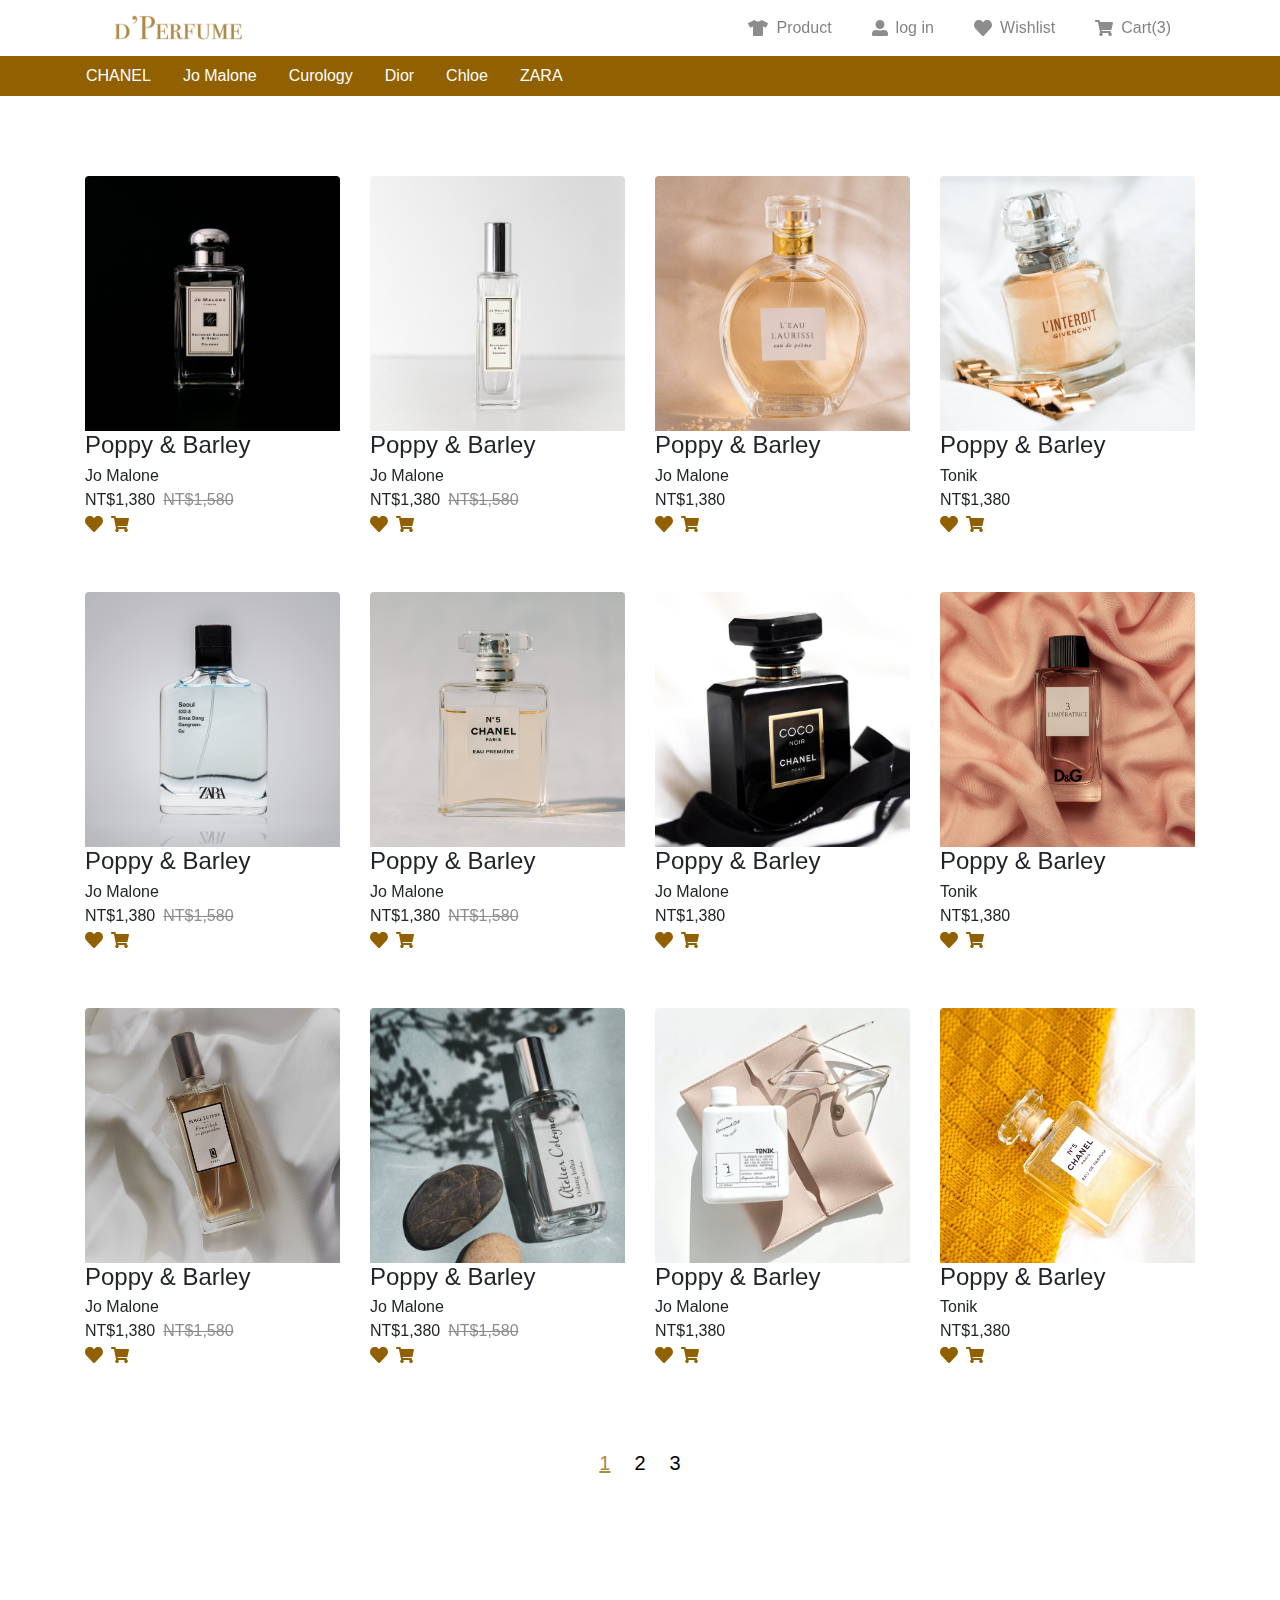
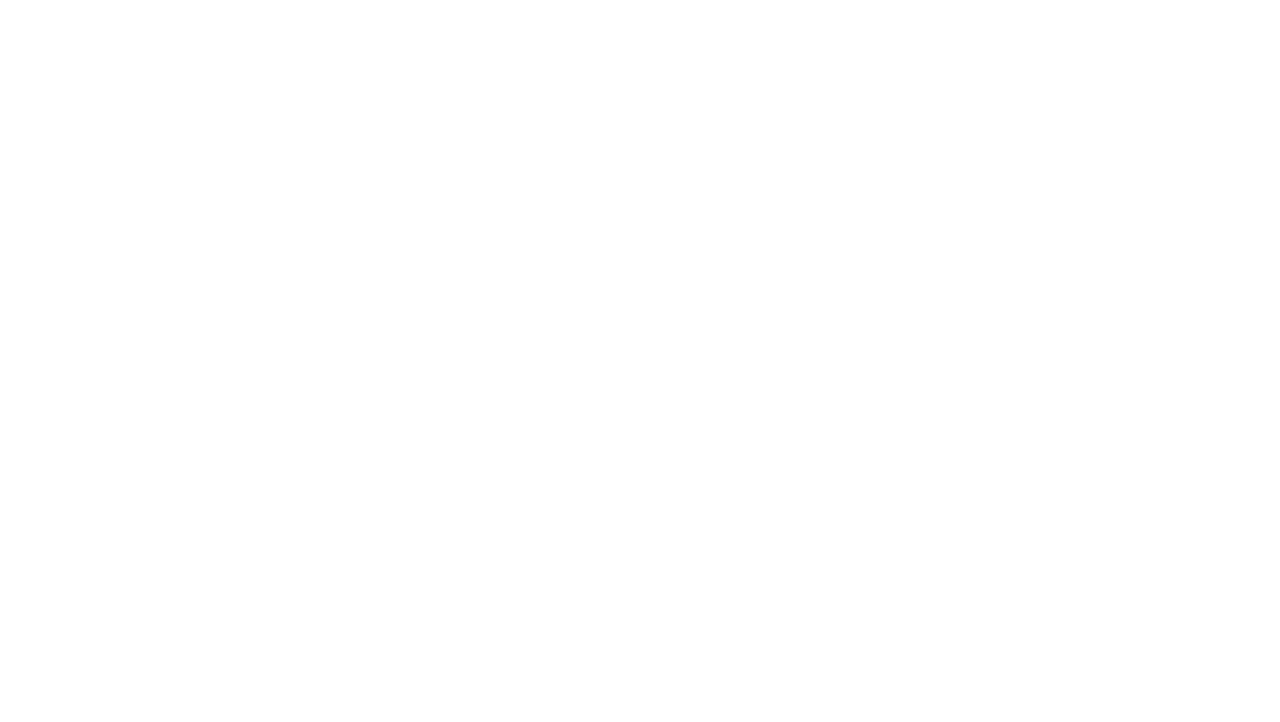
<file: templates/products.html>
<!DOCTYPE html>
<html lang="en">
<head>
  <meta charset="UTF-8">
  <meta name="viewport" content="width=device-width, initial-scale=1.0">
  <title>D’PERFUME | 產品</title>
  <link rel="icon" href="../images/icon.jpg">
  <meta name='description' content='D’PERFUME香水-電商網站'/>
  <link rel="stylesheet" href="../css/all.css">
  <script src="../js/jquery-3.5.1.min.js"></script>
</head>
<body>
  <div class="container header" data-aos="fade-down" data-aos-duration="800">
    <nav class="row navbar navbar-expand-lg navbar-light">
      <h1 class="navbar-brand col-5 col-md-3 col-lg-2 px-0 mb-0">
        <a href="index.html">D’PERFUME</a>
      </h1>
      <div class="mobile-show col-5 col-md-2 d-flex pr-0 align-items-center justify-content-end">
        <div class="shopping_cart-mb mr-3">
          <a href="#"><img src="../images/shopping-cart.svg" alt="shopping-cart.svg"></a>
          <p class="shopping_cart-number text-white text-center bg-primary">3</p>
        </div>
        <button class="btn navbar-toggler pr-0 border-0" type="button" data-toggle="collapse" data-target="#navbar-content2" aria-controls="navbar-content" aria-expanded="false" aria-label="Toggle navigation">
          <span class="navbar-toggler-icon"></span>
        </button>
      </div>
      <div id="navbar-content" class="collapse navbar-collapse col-md-6 justify-content-end">
        <ul class="navbar-nav d-flex">
          <li class="nav-item d-flex mr-10 align-items-center">
            <img src="../images/T-shirt.svg" alt="T-shirt.svg">
            <a class="nav-link" href="products.html">Product</a>
          </li>
          <li class="nav-item d-flex mr-10 align-items-center">
            <img src="../images/user.svg" alt="user.svg">
            <a class="nav-link" href="login.html">log in</a>
          </li>
          <li class="nav-item d-flex mr-10 align-items-center">
            <img src="../images/heart.svg" alt="heart.svg">
            <a class="nav-link" href="#">Wishlist</a>
          </li>
          <li class="nav-item d-flex align-items-center">
            <img src="../images/shopping-cart.svg" alt="shopping-cart.svg">
            <a class="nav-link" href="#">Cart(3)</a>
          </li>
        </ul>
      </div>
    </nav>
  </div>
  <div id="navbar-content2" class="container-fluid collapse navbar-collapse px-0">
    <ul class="navbar-nav d-flex mr-auto justify-content-between">
      <li class="nav-item text-center border-bottom bg-gray-darker border-white">
        <a class="py-3 nav-link text-white" href="products.html">Product</a>
      </li>
      <li class="nav-item text-center border-bottom bg-gray-darker border-white">
        <a class="py-3 nav-link text-white" href="#">Wishlist</a>
      </li>
      <li class="nav-item text-center border-bottom bg-gray-darker border-white">
        <a class="py-3 nav-link text-white" href="#">Blog</a>
      </li>
      <li class="nav-item text-center border-bottom bg-gray-darker border-white">
        <a class="py-3 nav-link text-white" href="#">Contact</a>
      </li>
      <li class="nav-item text-center bg-gray-darker">
        <a class="py-3 nav-link text-white" href="login.html">Log in</a>
      </li>
    </ul>
  </div>
  <!------客製化 Start------>
  <div class="container-fluid d-none d-lg-flex products bg-primary" data-aos="fade-down" data-aos-easing="linear" data-aos-duration="800" data-aos-delay="200">
    <div class="container">
      <div class="row">
        <ul class="nav col-7 d-flex list-unstyled products-menu">
          <li class="nav-item"><a class="nav-link text-white" href="#">CHANEL</a></li>
          <li class="nav-item"><a class="nav-link text-white" href="#">Jo Malone</a></li>
          <li class="nav-item"><a class="nav-link text-white" href="#">Curology</a></li>
          <li class="nav-item"><a class="nav-link text-white" href="#">Dior</a></li>
          <li class="nav-item"><a class="nav-link text-white" href="#">Chloe</a></li>
          <li class="nav-item"><a class="nav-link text-white" href="#">ZARA</a></li>
        </ul>
      </div>
    </div>
  </div>
  <div class="container products mt-7 mt-lg-0">
    <div class="card-deck row mb-md-6">
      <div class="card col-6 col-md-3 mb-sm-10 mb-md-0" data-aos="fade-down" data-aos-duration="1200" data-aos-delay="400">
        <div class="card-body">
          <a href="#"><img class="img-fluid card-img-top" src="../images/products/1.png" alt="1.png"></a>
          <h4 class="card-title mb-1">Poppy & Barley</h4>
          <p class="card-text mb-0">Jo Malone</p>
          <div class="d-flex card-text">
            <p class="mr-2 mb-0">NT$1,380</p>
            <del class="text-success">NT$1,580</del>
          </div>
          <div class="d-flex card-text img-auto">
            <img class="mr-2" src="../images/heart-brown.svg" role="button" data-toggle="modal" data-target="#add-Favorites">
            <img src="../images/shopping-cart-brown.svg" role="button" data-toggle="modal" data-target="#add-Shopping_cart">
          </div>
        </div>
      </div>
      <div class="card col-6 col-md-3 mb-sm-10 mb-md-0" data-aos="fade-down" data-aos-duration="1200" data-aos-delay="400">
        <div class="card-body">
          <a href="#"><img class="img-fluid card-img-top" src="../images/products/2.png" alt="2.png"></a>
          <h4 class="card-title mb-1">Poppy & Barley</h4>
          <p class="card-text mb-0">Jo Malone</p>
          <div class="d-flex card-text">
            <p class="mr-2 mb-0">NT$1,380</p>
            <del class="text-success">NT$1,580</del>
          </div>
          <div class="d-flex card-text img-auto">
            <img class="mr-2" src="../images/heart-brown.svg" role="button" data-toggle="modal" data-target="#add-Favorites">
            <img src="../images/shopping-cart-brown.svg" role="button" data-toggle="modal" data-target="#add-Shopping_cart">
          </div>
        </div>
      </div>
      <div class="card col-6 col-md-3 mb-sm-10 mb-md-0" data-aos="fade-down" data-aos-duration="1200" data-aos-delay="400">
        <div class="card-body">
          <a href="#"><img class="img-fluid card-img-top" src="../images/products/3.png" alt="3.png"></a>
          <h4 class="card-title mb-1">Poppy & Barley</h4>
          <p class="card-text mb-0">Jo Malone</p>
          <p class="card-text mb-0">NT$1,380</p>
          <div class="d-flex card-text img-auto">
            <img class="mr-2" src="../images/heart-brown.svg" role="button" data-toggle="modal" data-target="#add-Favorites">
            <img src="../images/shopping-cart-brown.svg" role="button" data-toggle="modal" data-target="#add-Shopping_cart">
          </div>
        </div>
      </div>
      <div class="card col-6 col-md-3 mb-sm-10 mb-md-0" data-aos="fade-down" data-aos-duration="1200" data-aos-delay="400">
        <div class="card-body">
          <a href="#"><img class="img-fluid card-img-top" src="../images/products/4.png" alt="4.png"></a>
          <h4 class="card-title mb-1">Poppy & Barley</h4>
          <p class="card-text mb-0">Tonik</p>
          <p class="card-text mb-0">NT$1,380</p>
          <div class="d-flex card-text img-auto">
            <img class="mr-2" src="../images/heart-brown.svg" role="button" data-toggle="modal" data-target="#add-Favorites">
            <img src="../images/shopping-cart-brown.svg" role="button" data-toggle="modal" data-target="#add-Shopping_cart">
          </div>
        </div>
      </div>
    </div>
    <div class="card-deck row mb-md-6">
      <div class="card col-6 col-md-3 mb-sm-10 mb-md-0" data-aos="fade-down" data-aos-duration="1200" data-aos-delay="400">
        <div class="card-body">
          <a href="#"><img class="img-fluid card-img-top" src="../images/products/5.png" alt="5.png"></a>
          <h4 class="card-title mb-1">Poppy & Barley</h4>
          <p class="card-text mb-0">Jo Malone</p>
          <div class="d-flex card-text img-auto">
            <p class="mr-2 mb-0">NT$1,380</p>
            <del class="text-success">NT$1,580</del>
          </div>
          <div class="d-flex card-text img-auto">
            <img class="mr-2" src="../images/heart-brown.svg" role="button" data-toggle="modal" data-target="#add-Favorites">
            <img src="../images/shopping-cart-brown.svg" role="button" data-toggle="modal" data-target="#add-Shopping_cart">
          </div>
        </div>
      </div>
      <div class="card col-6 col-md-3 mb-sm-10 mb-md-0" data-aos="fade-down" data-aos-duration="1200" data-aos-delay="400">
        <div class="card-body">
          <a href="product-description.html"><img class="img-fluid card-img-top" src="../images/products/6.png" alt="6.png"></a>
          <h4 class="card-title mb-1">Poppy & Barley</h4>
          <p class="card-text mb-0">Jo Malone</p>
          <div class="d-flex card-text">
            <p class="mr-2 mb-0">NT$1,380</p>
            <del class="text-success">NT$1,580</del>
          </div>
          <div class="d-flex card-text img-auto">
            <img class="mr-2" src="../images/heart-brown.svg" role="button" data-toggle="modal" data-target="#add-Favorites">
            <img src="../images/shopping-cart-brown.svg" role="button" data-toggle="modal" data-target="#add-Shopping_cart">
          </div>
        </div>
      </div>
      <div class="card col-6 col-md-3 mb-sm-10 mb-md-0" data-aos="fade-down" data-aos-duration="1200" data-aos-delay="400">
        <div class="card-body">
          <a href="#"><img class="img-fluid card-img-top" src="../images/products/7.png" alt="7.png"></a>
          <h4 class="card-title mb-1">Poppy & Barley</h4>
          <p class="card-text mb-0">Jo Malone</p>
          <p class="card-text mb-0">NT$1,380</p>
          <div class="d-flex card-text img-auto">
            <img class="mr-2" src="../images/heart-brown.svg" role="button" data-toggle="modal" data-target="#add-Favorites">
            <img src="../images/shopping-cart-brown.svg" role="button" data-toggle="modal" data-target="#add-Shopping_cart">
          </div>
        </div>
      </div>
      <div class="card col-6 col-md-3 mb-sm-10 mb-md-0" data-aos="fade-down" data-aos-duration="1200" data-aos-delay="400">
        <div class="card-body">
          <a href="#"><img class="img-fluid card-img-top" src="../images/products/8.png" alt="8.png"></a>
          <h4 class="card-title mb-1">Poppy & Barley</h4>
          <p class="card-text mb-0">Tonik</p>
          <p class="card-text mb-0">NT$1,380</p>
          <div class="d-flex card-text img-auto">
            <img class="mr-2" src="../images/heart-brown.svg" role="button" data-toggle="modal" data-target="#add-Favorites">
            <img src="../images/shopping-cart-brown.svg" role="button" data-toggle="modal" data-target="#add-Shopping_cart">
          </div>
        </div>
      </div>
    </div>
    <div class="card-deck row mb-md-6">
      <div class="card col-6 col-md-3 mb-sm-10 mb-md-0" data-aos="fade-down" data-aos-duration="1200" data-aos-delay="400">
        <div class="card-body">
          <a href="#"><img class="img-fluid card-img-top" src="../images/products/9.png" alt="../images/products/9.png"></a>
          <h4 class="card-title mb-1">Poppy & Barley</h4>
          <p class="card-text mb-0">Jo Malone</p>
          <div class="d-flex card-text">
            <p class="mr-2 mb-0">NT$1,380</p>
            <del class="text-success">NT$1,580</del>
          </div>
          <div class="d-flex card-text img-auto">
            <img class="mr-2" src="../images/heart-brown.svg" role="button" data-toggle="modal" data-target="#add-Favorites">
            <img src="../images/shopping-cart-brown.svg" role="button" data-toggle="modal" data-target="#add-Shopping_cart">
          </div>
        </div>
      </div>
      <div class="card col-6 col-md-3 mb-sm-10 mb-md-0" data-aos="fade-down" data-aos-duration="1200" data-aos-delay="400">
        <div class="card-body">
          <a href="#"><img class="img-fluid card-img-top" src="../images/products/10.png" alt="10.png"></a>
          <h4 class="card-title mb-1">Poppy & Barley</h4>
          <p class="card-text mb-0">Jo Malone</p>
          <div class="d-flex card-text">
            <p class="mr-2 mb-0">NT$1,380</p>
            <del class="text-success">NT$1,580</del>
          </div>
          <div class="d-flex card-text img-auto">
            <img class="mr-2" src="../images/heart-brown.svg" role="button" data-toggle="modal" data-target="#add-Favorites">
            <img src="../images/shopping-cart-brown.svg" role="button" data-toggle="modal" data-target="#add-Shopping_cart">
          </div>
        </div>
      </div>
      <div class="card col-6 col-md-3 mb-sm-10 mb-md-0" data-aos="fade-down" data-aos-duration="1200" data-aos-delay="400">
        <div class="card-body">
          <a href="#"><img class="img-fluid card-img-top" src="../images/products/11.png" alt="11.png"></a>
          <h4 class="card-title mb-1">Poppy & Barley</h4>
          <p class="card-text mb-0">Jo Malone</p>
          <p class="card-text mb-0">NT$1,380</p>
          <div class="d-flex card-text img-auto">
            <img class="mr-2" src="../images/heart-brown.svg" role="button" data-toggle="modal" data-target="#add-Favorites">
            <img src="../images/shopping-cart-brown.svg" role="button" data-toggle="modal" data-target="#add-Shopping_cart">
          </div>
        </div>
      </div>
      <div class="card col-6 col-md-3 mb-sm-10 mb-md-0" data-aos="fade-down" data-aos-duration="1200" data-aos-delay="400">
        <div class="card-body">
          <a href="#"><img class="img-fluid card-img-top" src="../images/products/12.png" alt="12.png"></a>
          <h4 class="card-title mb-1">Poppy & Barley</h4>
          <p class="card-text mb-0">Tonik</p>
          <p class="card-text mb-0">NT$1,380</p>
          <div class="d-flex card-text img-auto">
            <img class="mr-2" src="../images/heart-brown.svg" role="button" data-toggle="modal" data-target="#add-Favorites">
            <img src="../images/shopping-cart-brown.svg" role="button" data-toggle="modal" data-target="#add-Shopping_cart">
          </div>
        </div>
      </div>
    </div>
  </div>
  <div id="add-Favorites" class="modal fade" tabindex="-1" role="dialog" aria-labelledby="add-Favorites" aria-hidden="true">
    <div class="modal-dialog modal-dialog-centered" role="document">
      <div class="modal-content">
        <div class="modal-body text-center">
          <span class="text-primary font-weight-bold">已加入我的收藏</span>
        </div>
      </div>
    </div>
  </div>
  <div id="add-Shopping_cart" class="modal fade" tabindex="-1" role="dialog" aria-labelledby="add-Shopping_cart" aria-hidden="true">
    <div class="modal-dialog modal-dialog-centered" role="document">
      <div class="modal-content">
        <div class="modal-body text-center">
          <span class="text-primary font-weight-bold">已加入購物車</span>
        </div>
      </div>
    </div>
  </div>
  <div class="container pages mb-7 mb-md-6" data-aos="fade-down" data-aos-duration="800" data-aos-delay="400">
    <nav aria-label="page navigation example">
      <ul class="pagination justify-content-center mb-0">
        <li class="page-item"><a class="page-link border-0 text-secondary font-weight-normal underline" href="#">1</a></li>
        <li class="page-item"><a class="page-link border-0 font-weight-normal" href="#">2</a></li>
        <li class="page-item"><a class="page-link border-0 font-weight-normal" href="#">3</a></li>
      </ul>
    </nav>
  </div>
  <!------客製化 End------>
  <div class="footer" data-aos="fade-up" data-aos-offset="200" data-aos-duration="500" data-aos-delay="500">
    <div class="container-fluid footer-introduce">
      <div class="container">
        <div class="row">
          <div class="col-12 col-lg-4">
            <h2 class="mb-8 text-success">記得 <br>訂閱以獲取更多資訊！</h2>
            <div class="input-group mb-3">
              <input class="form-control input-Text" type="text" placeholder="Your email address" aria-label="emailAddress" aria-describedby="button-addon">
              <div class="input-group-append">
                <button class="btn px-4 py-3 btn-primary" type="button">Subscribe</button>
              </div>
            </div>
          </div>
        </div>
      </div>
    </div>
    <div class="container-fluid bg-primary">
      <div class="container">
        <div class="row py-8">
          <div class="col-12 col-md-8 d-flex justify-content-between justify-content-md-start align-items-center px-0">
            <a href="index.html"><img class="mr-2 mr-md-8" src="../images/logo-white.png" alt="logo.png"></a>
            <p class="font-weight-500 text-white mb-0">© 2020. All Rights Reserved.</p>
          </div>
          <ul class="col-md-4 d-none d-lg-flex justify-content-end align-items-center list-unstyled mb-0 footer-nav">
            <li><a class="text-white" href="products.html">Product</a></li>
            <li><a class="text-white" href="#">Blog</a></li>
            <li><a class="text-white" href="#">Contact</a></li>
          </ul>
        </div>
      </div>
    </div>
  </div>
  <link rel="stylesheet" href="https://unpkg.com/aos@next/dist/aos.css" />
  <script src="https://unpkg.com/aos@next/dist/aos.js"></script>
  <script>
    AOS.init({
    // Global settings:
    disable: false, // accepts following values: 'phone', 'tablet', 'mobile', boolean, expression or function
    startEvent: 'DOMContentLoaded', // name of the event dispatched on the document, that AOS should initialize on
    initClassName: 'aos-init', // class applied after initialization
    animatedClassName: 'aos-animate', // class applied on animation
    useClassNames: false, // if true, will add content of `data-aos` as classes on scroll
    disableMutationObserver: false, // disables automatic mutations' detections (advanced)
    debounceDelay: 50, // the delay on debounce used while resizing window (advanced)
    throttleDelay: 99, // the delay on throttle used while scrolling the page (advanced)
  

    // Settings that can be overridden on per-element basis, by `data-aos-*` attributes:
    offset: 100, // offset (in px) from the original trigger point
    delay: 0, // values from 0 to 3000, with step 50ms
    duration: 1000, // values from 0 to 3000, with step 50ms
    easing: 'ease', // default easing for AOS animations
    once: true, // whether animation should happen only once - while scrolling down
    mirror: false, // whether elements should animate out while scrolling past them
    anchorPlacement: 'top-bottom', // defines which position of the element regarding to window should trigger the animation
    });
  </script>
  <script src="https://code.jquery.com/jquery-3.5.1.slim.min.js" integrity="sha384-DfXdz2htPH0lsSSs5nCTpuj/zy4C+OGpamoFVy38MVBnE+IbbVYUew+OrCXaRkfj" crossorigin="anonymous"></script>
  <script src="https://stackpath.bootstrapcdn.com/bootstrap/4.5.2/js/bootstrap.min.js" integrity="sha384-B4gt1jrGC7Jh4AgTPSdUtOBvfO8shuf57BaghqFfPlYxofvL8/KUEfYiJOMMV+rV" crossorigin="anonymous"></script>
  <script src="https://cdn.jsdelivr.net/npm/popper.js@1.16.1/dist/umd/popper.min.js" integrity="sha384-9/reFTGAW83EW2RDu2S0VKaIzap3H66lZH81PoYlFhbGU+6BZp6G7niu735Sk7lN" crossorigin="anonymous"></script>
</body>
</html>
</file>
